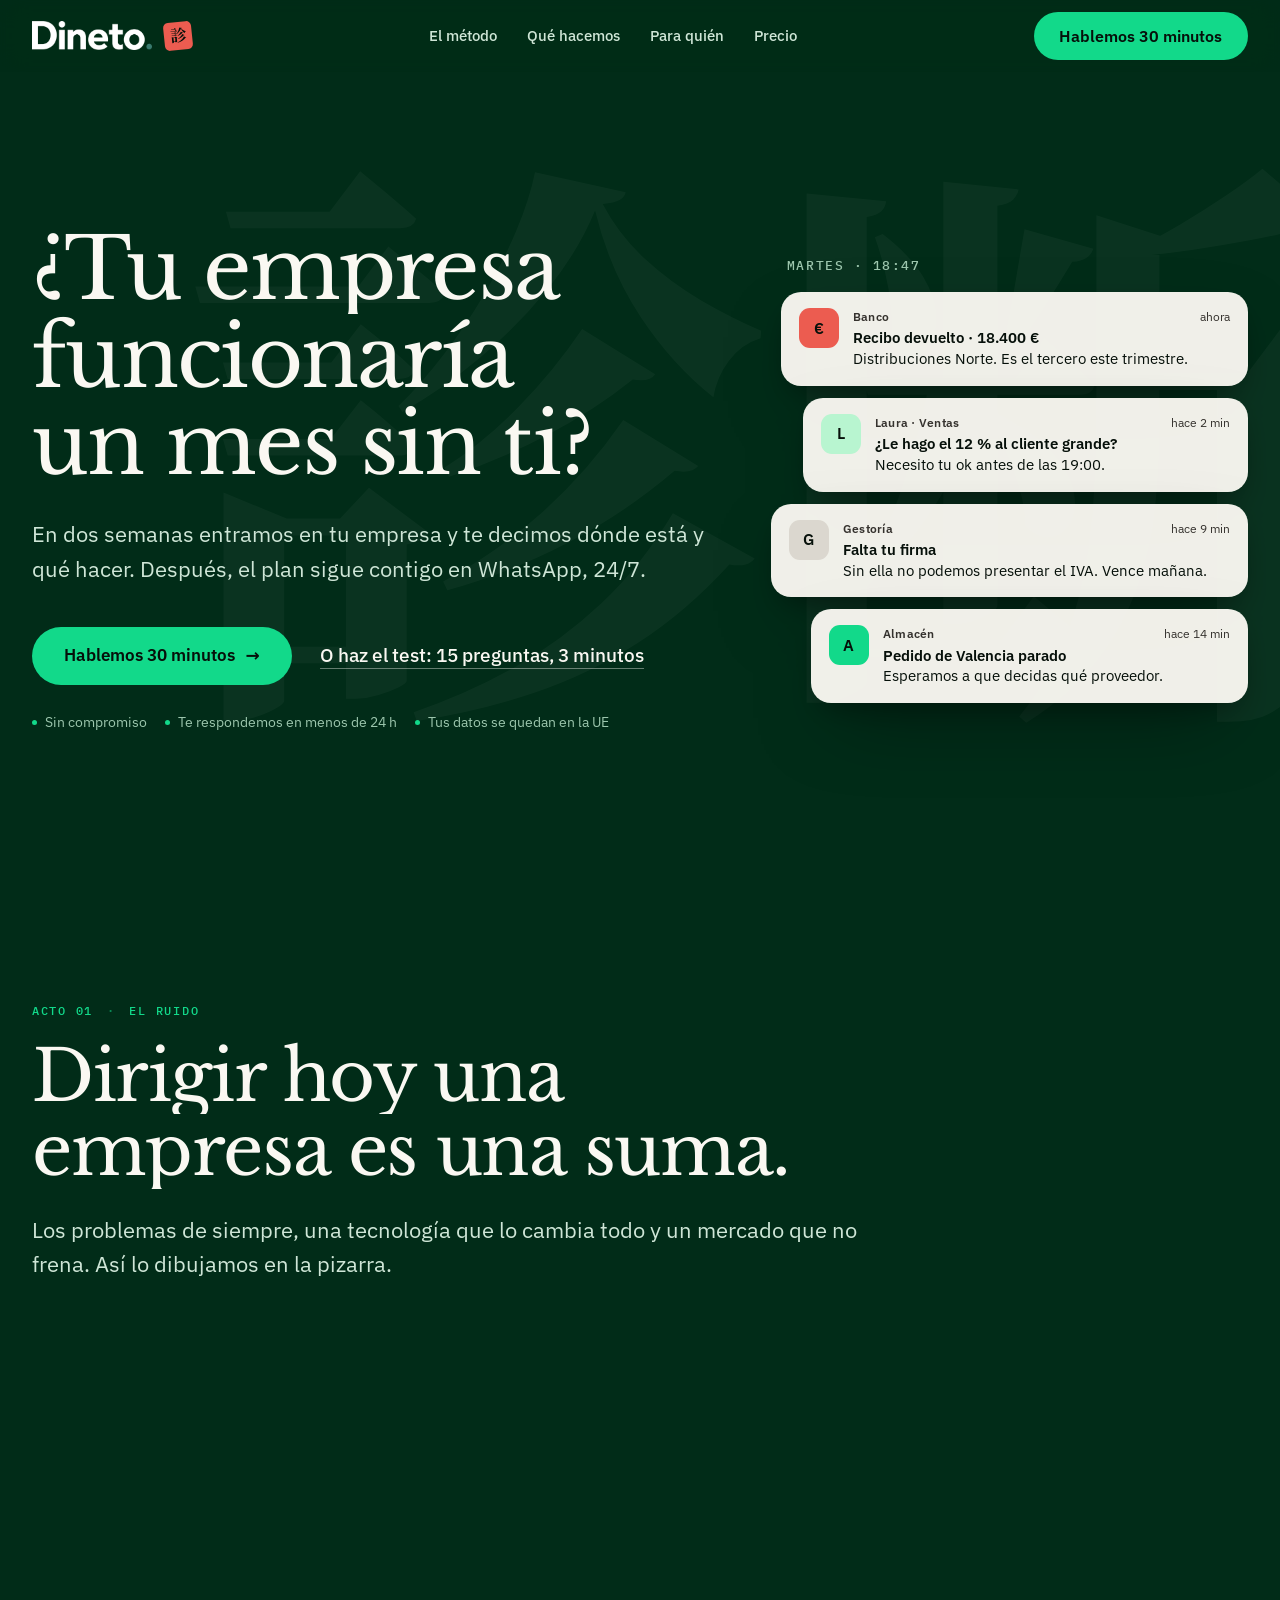
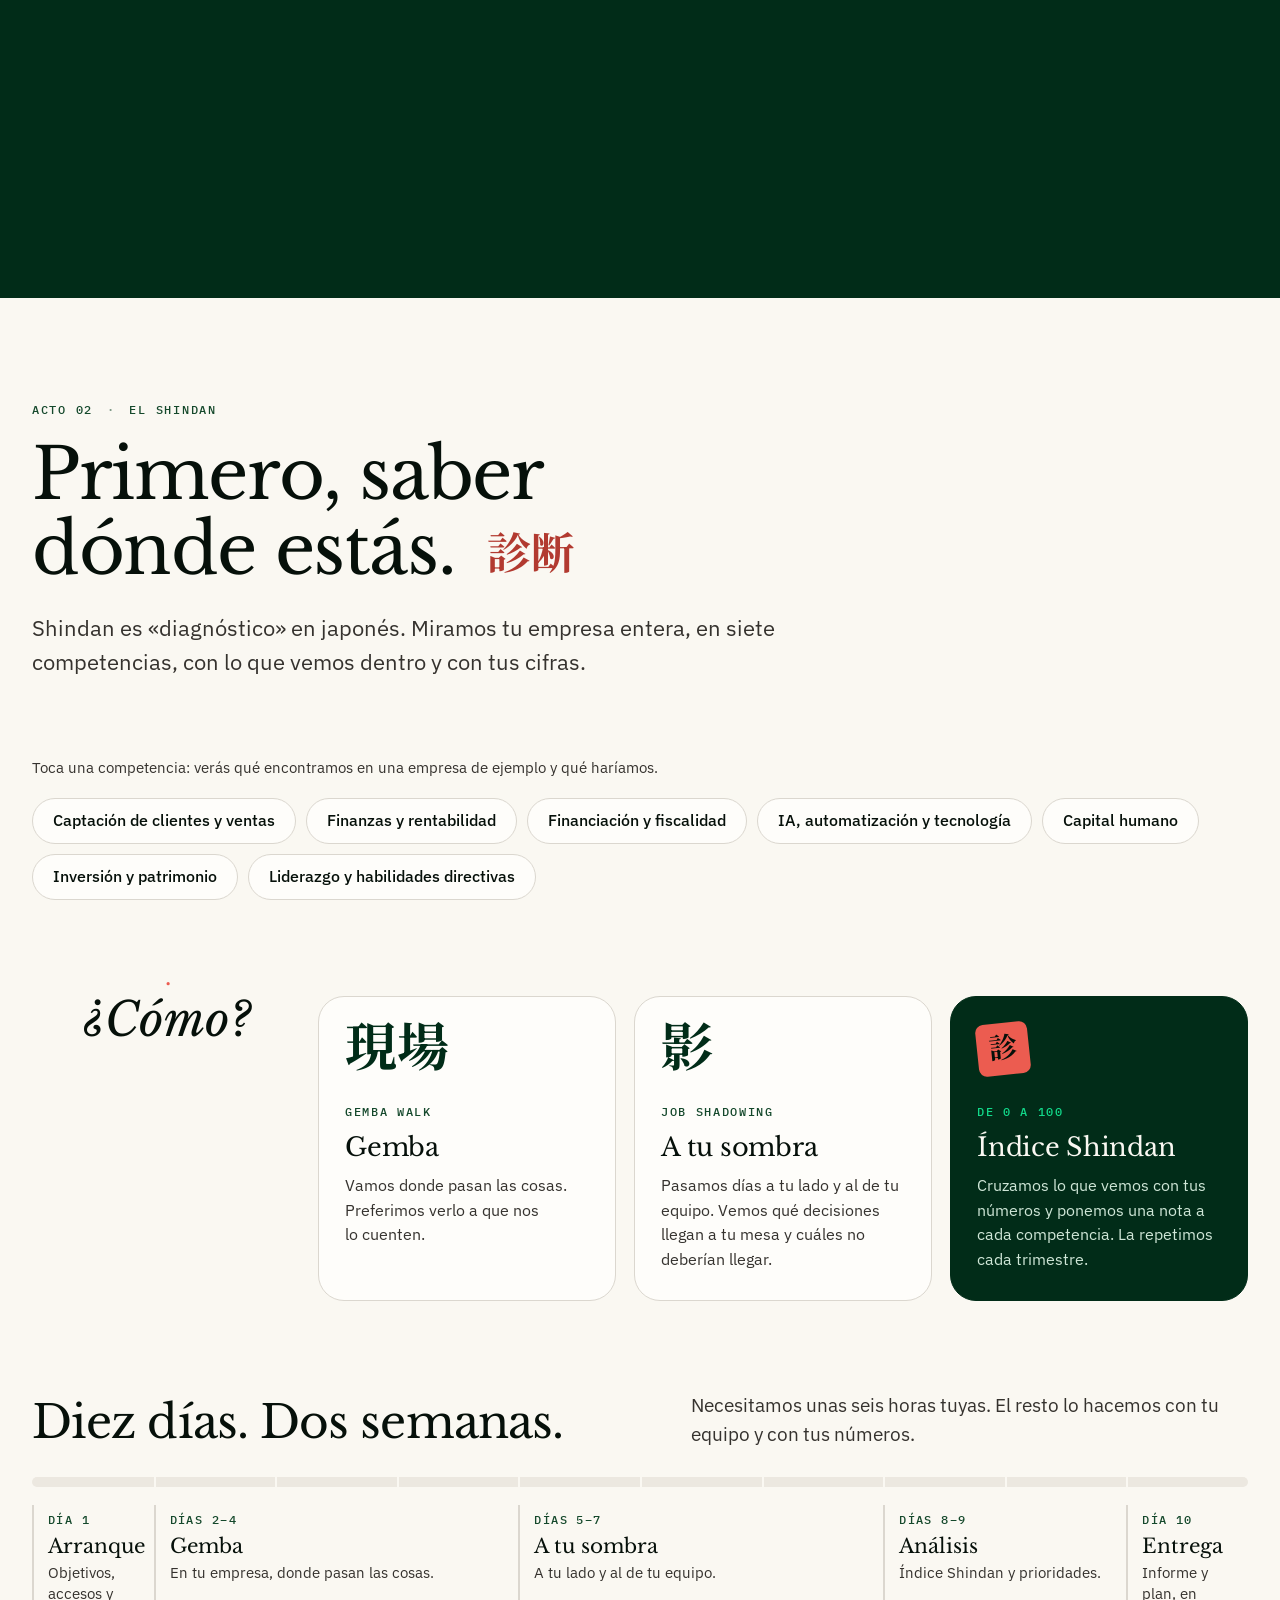
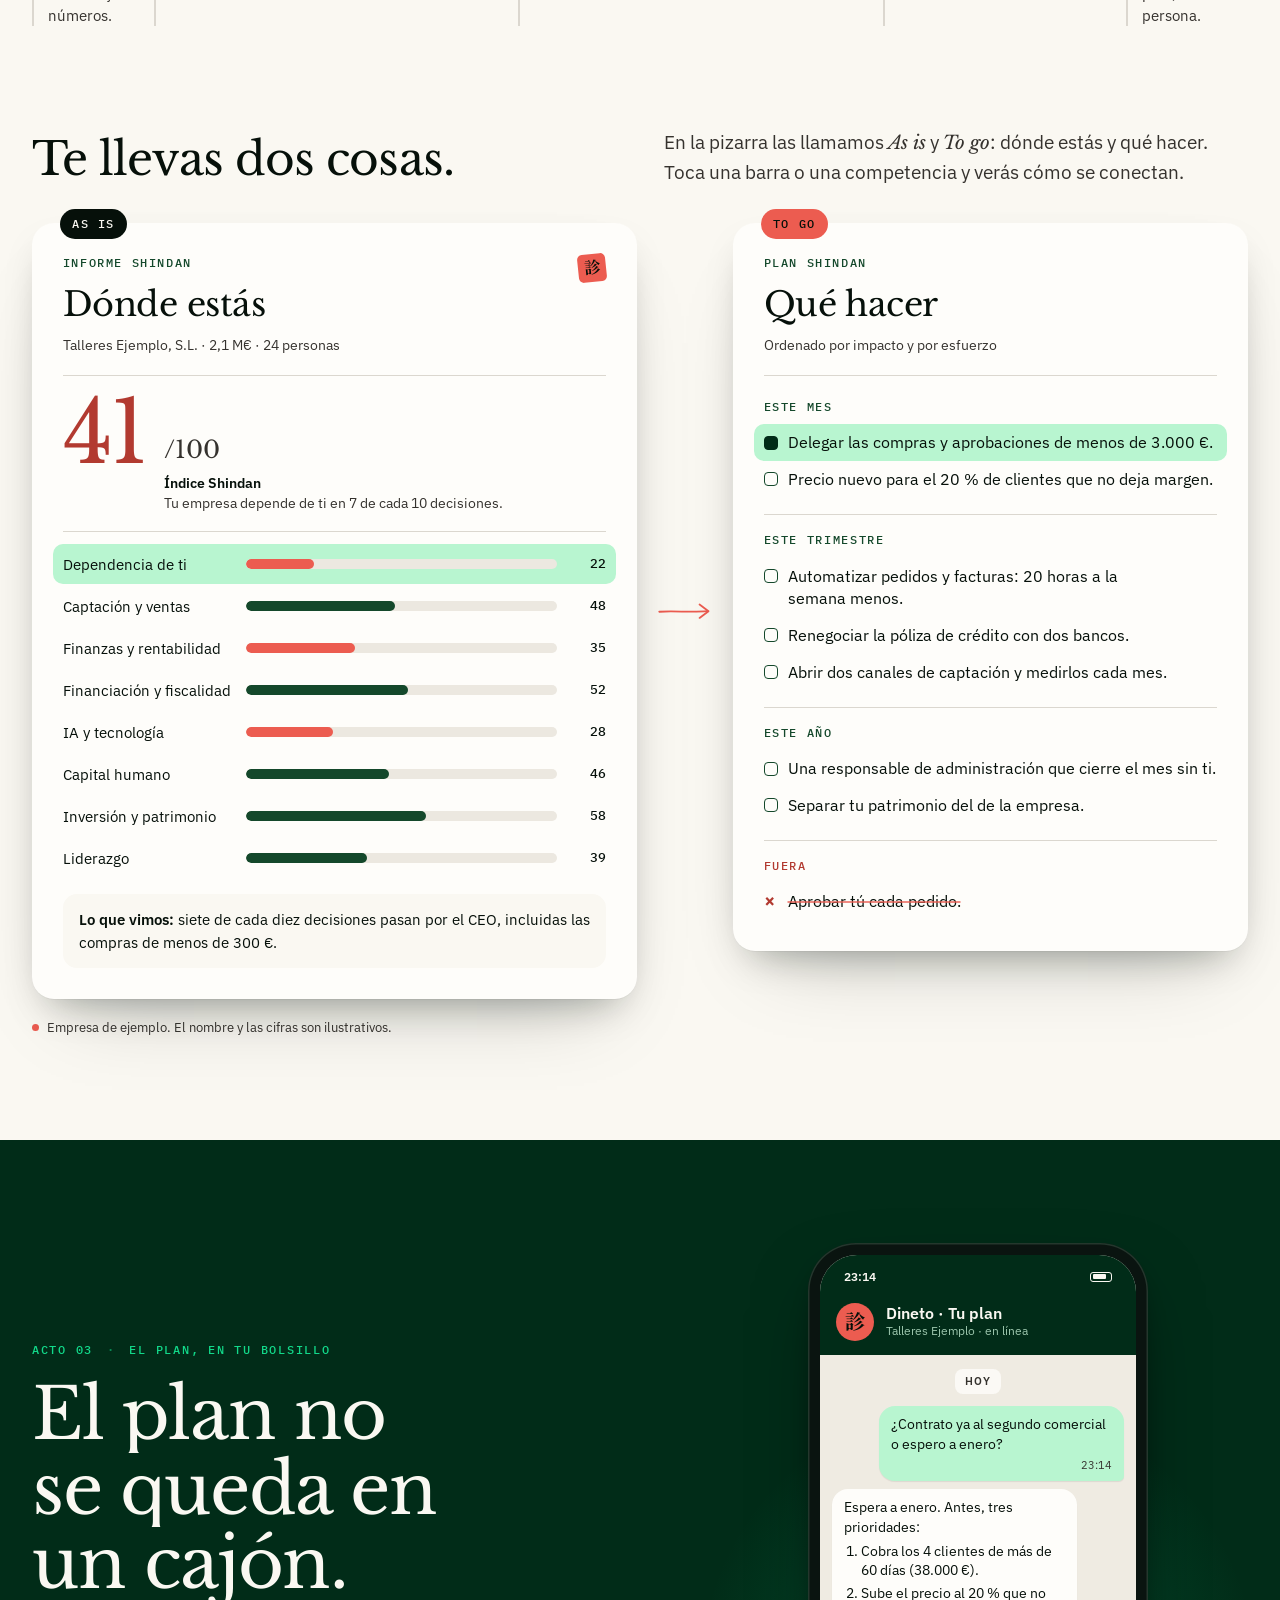
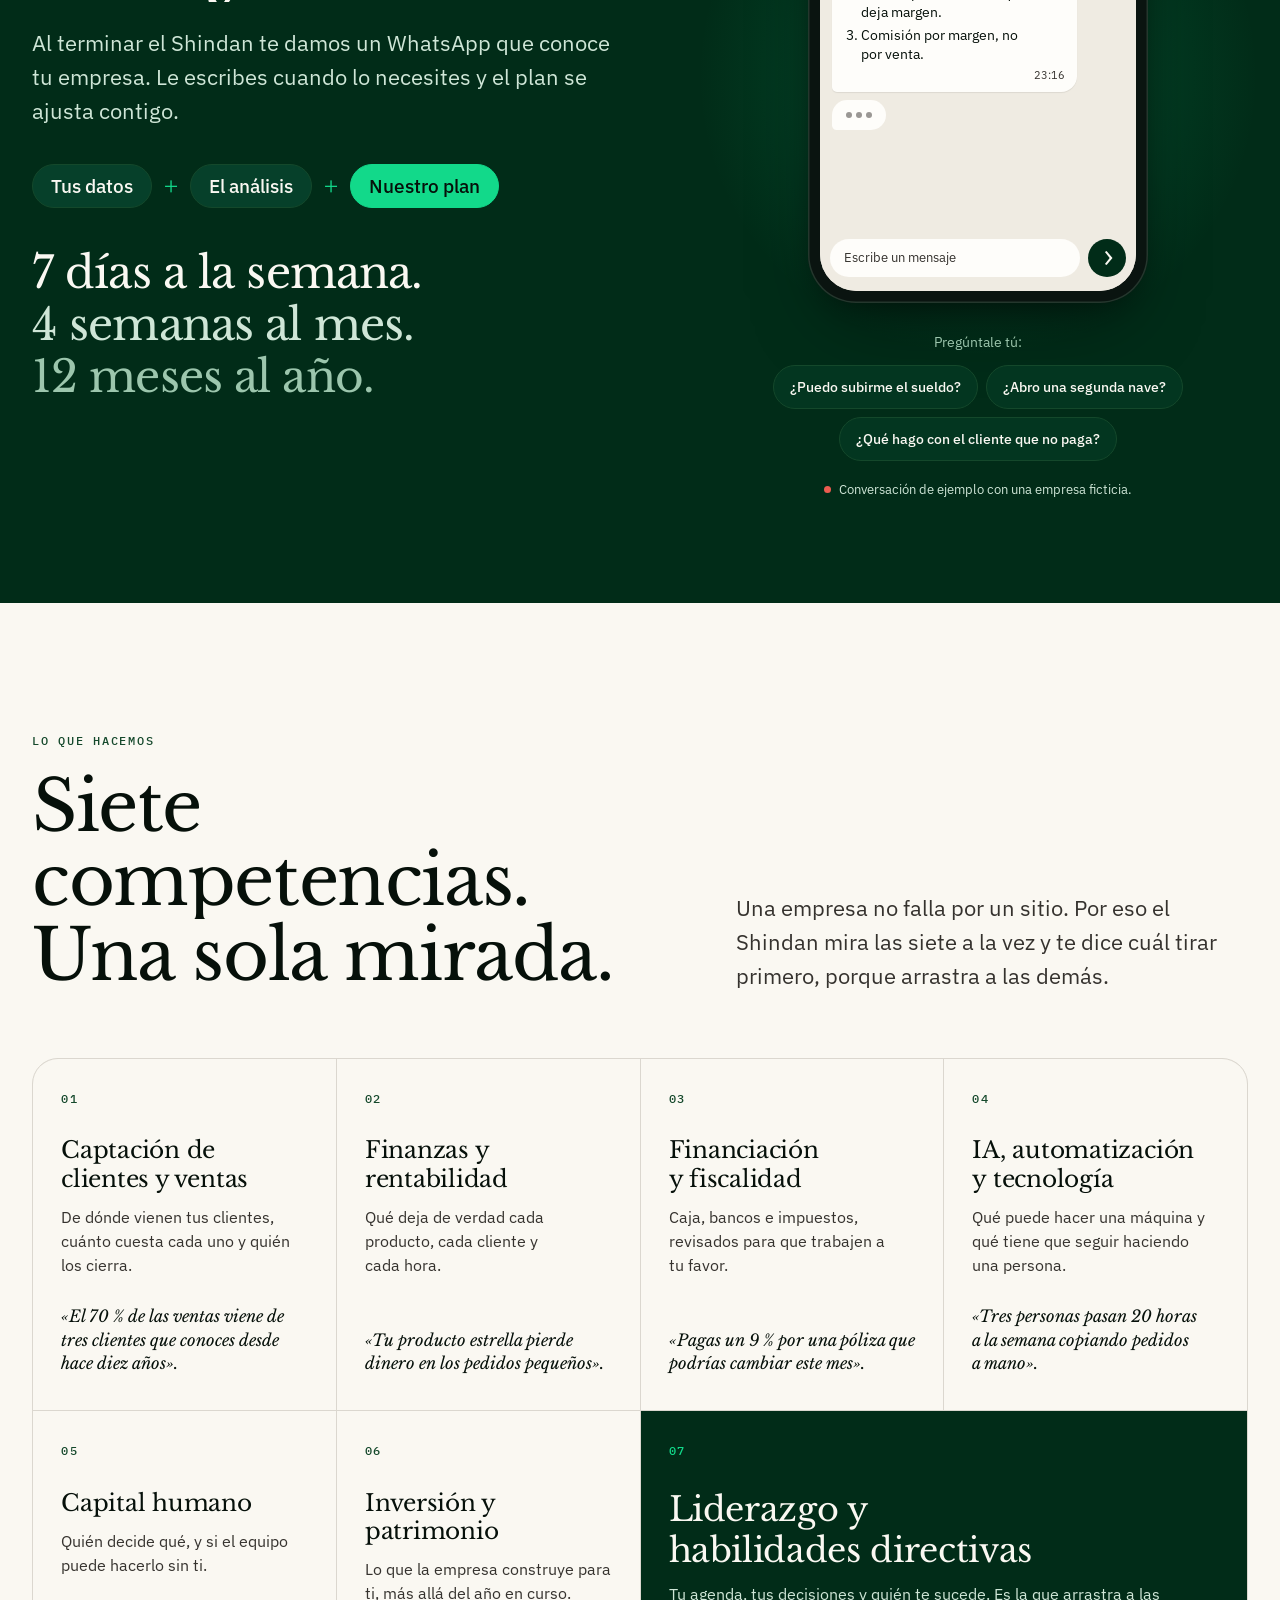
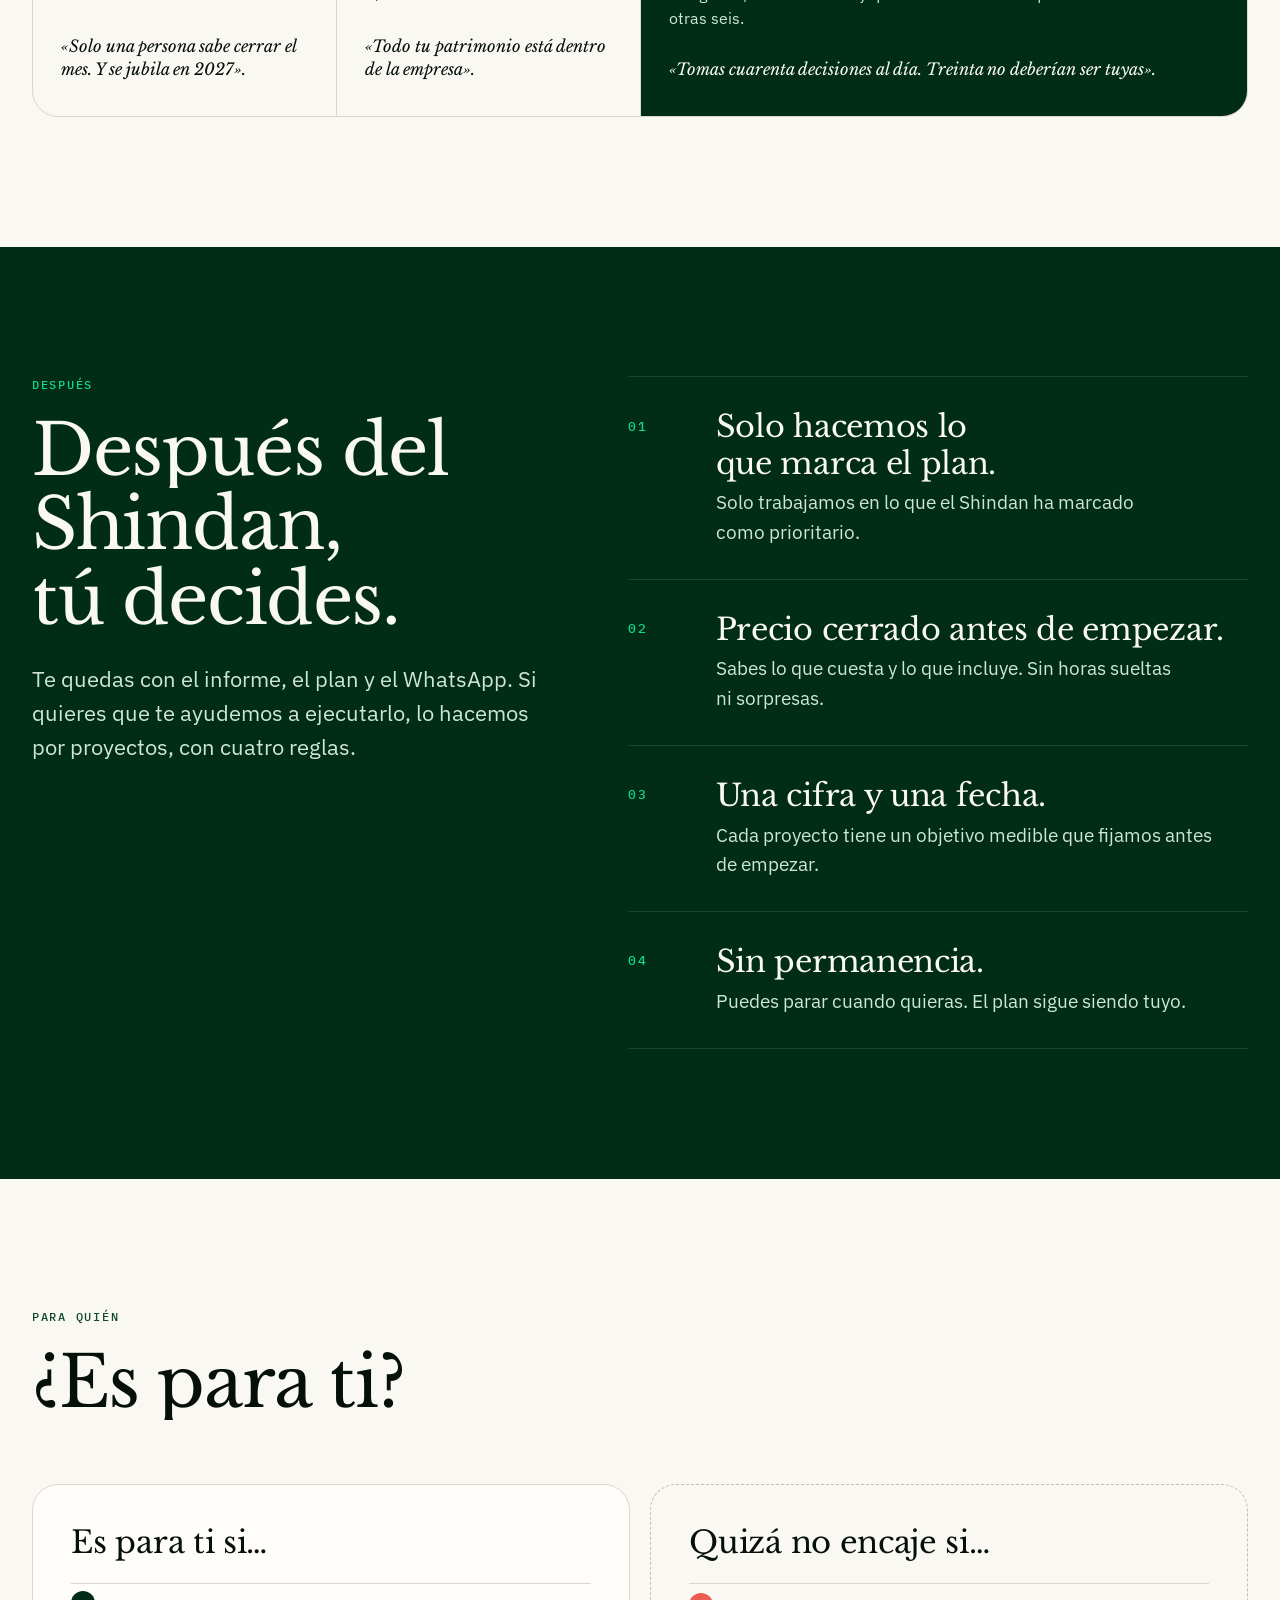
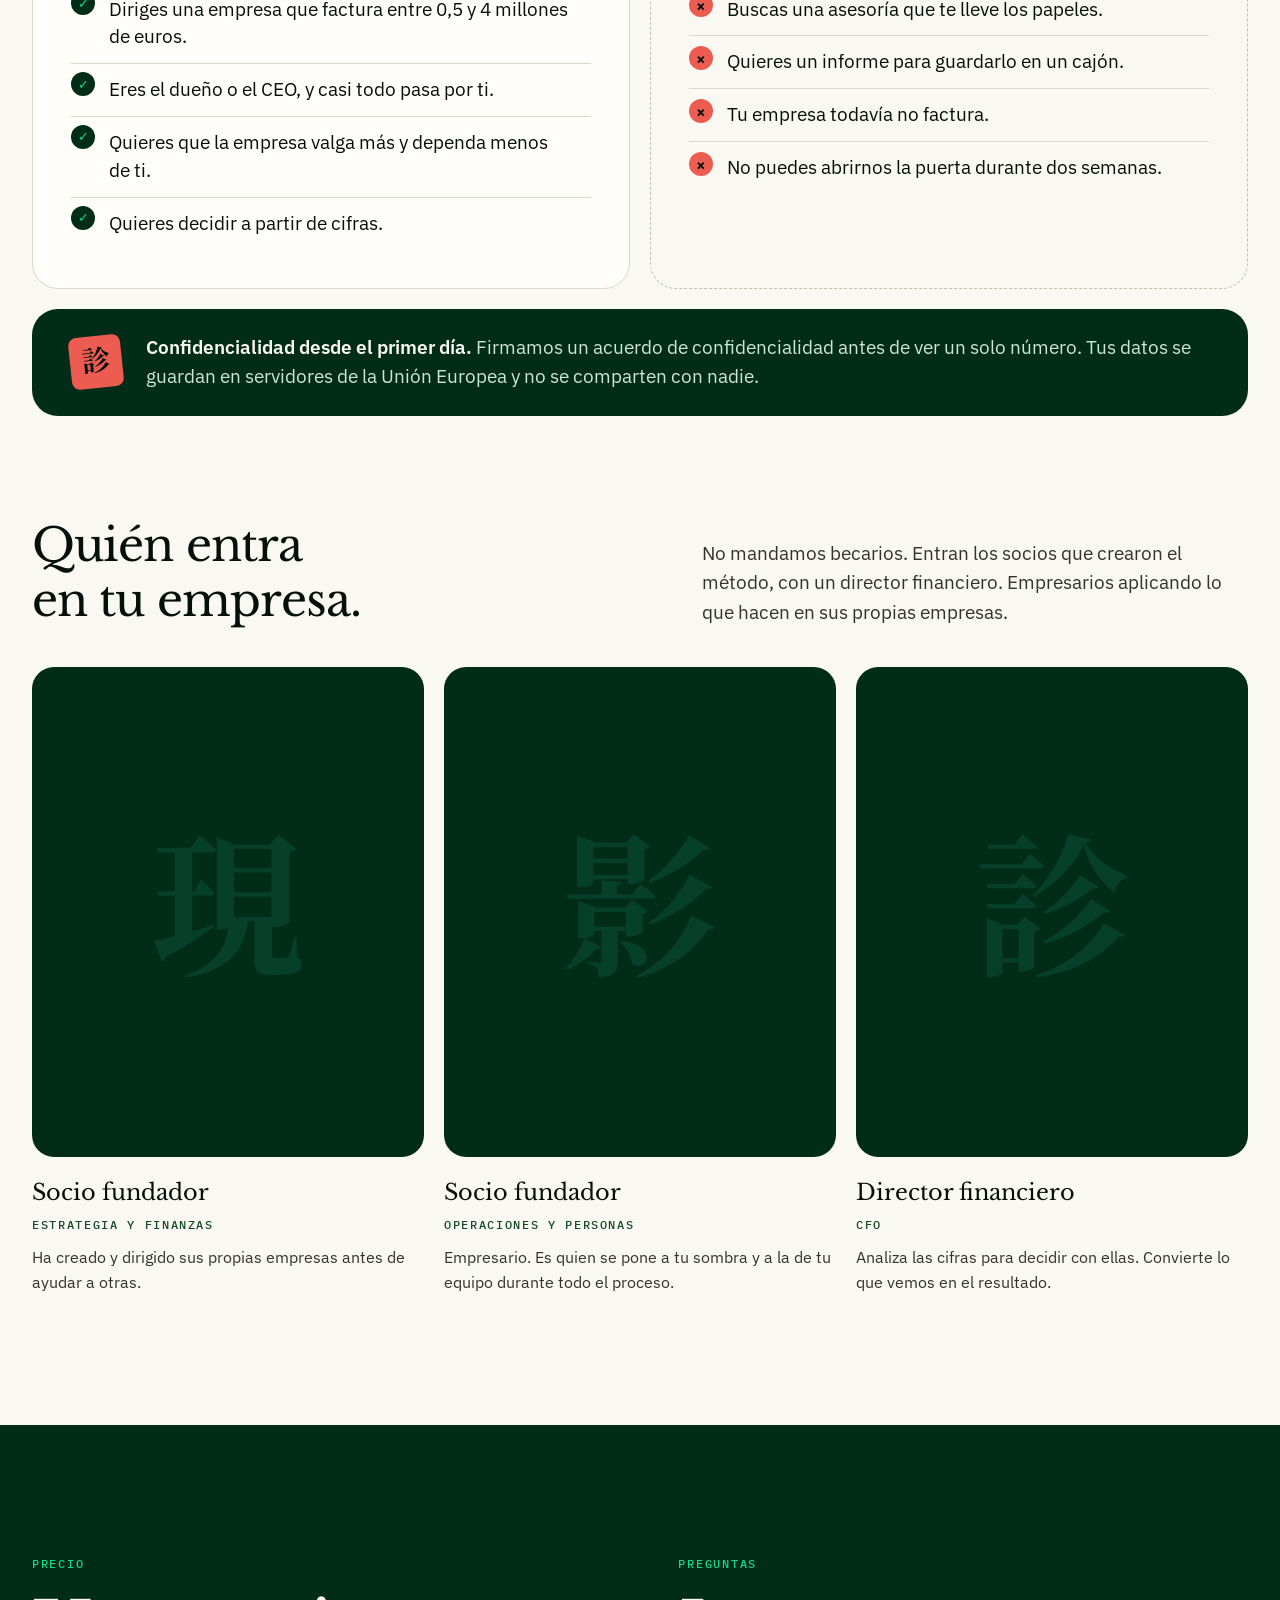
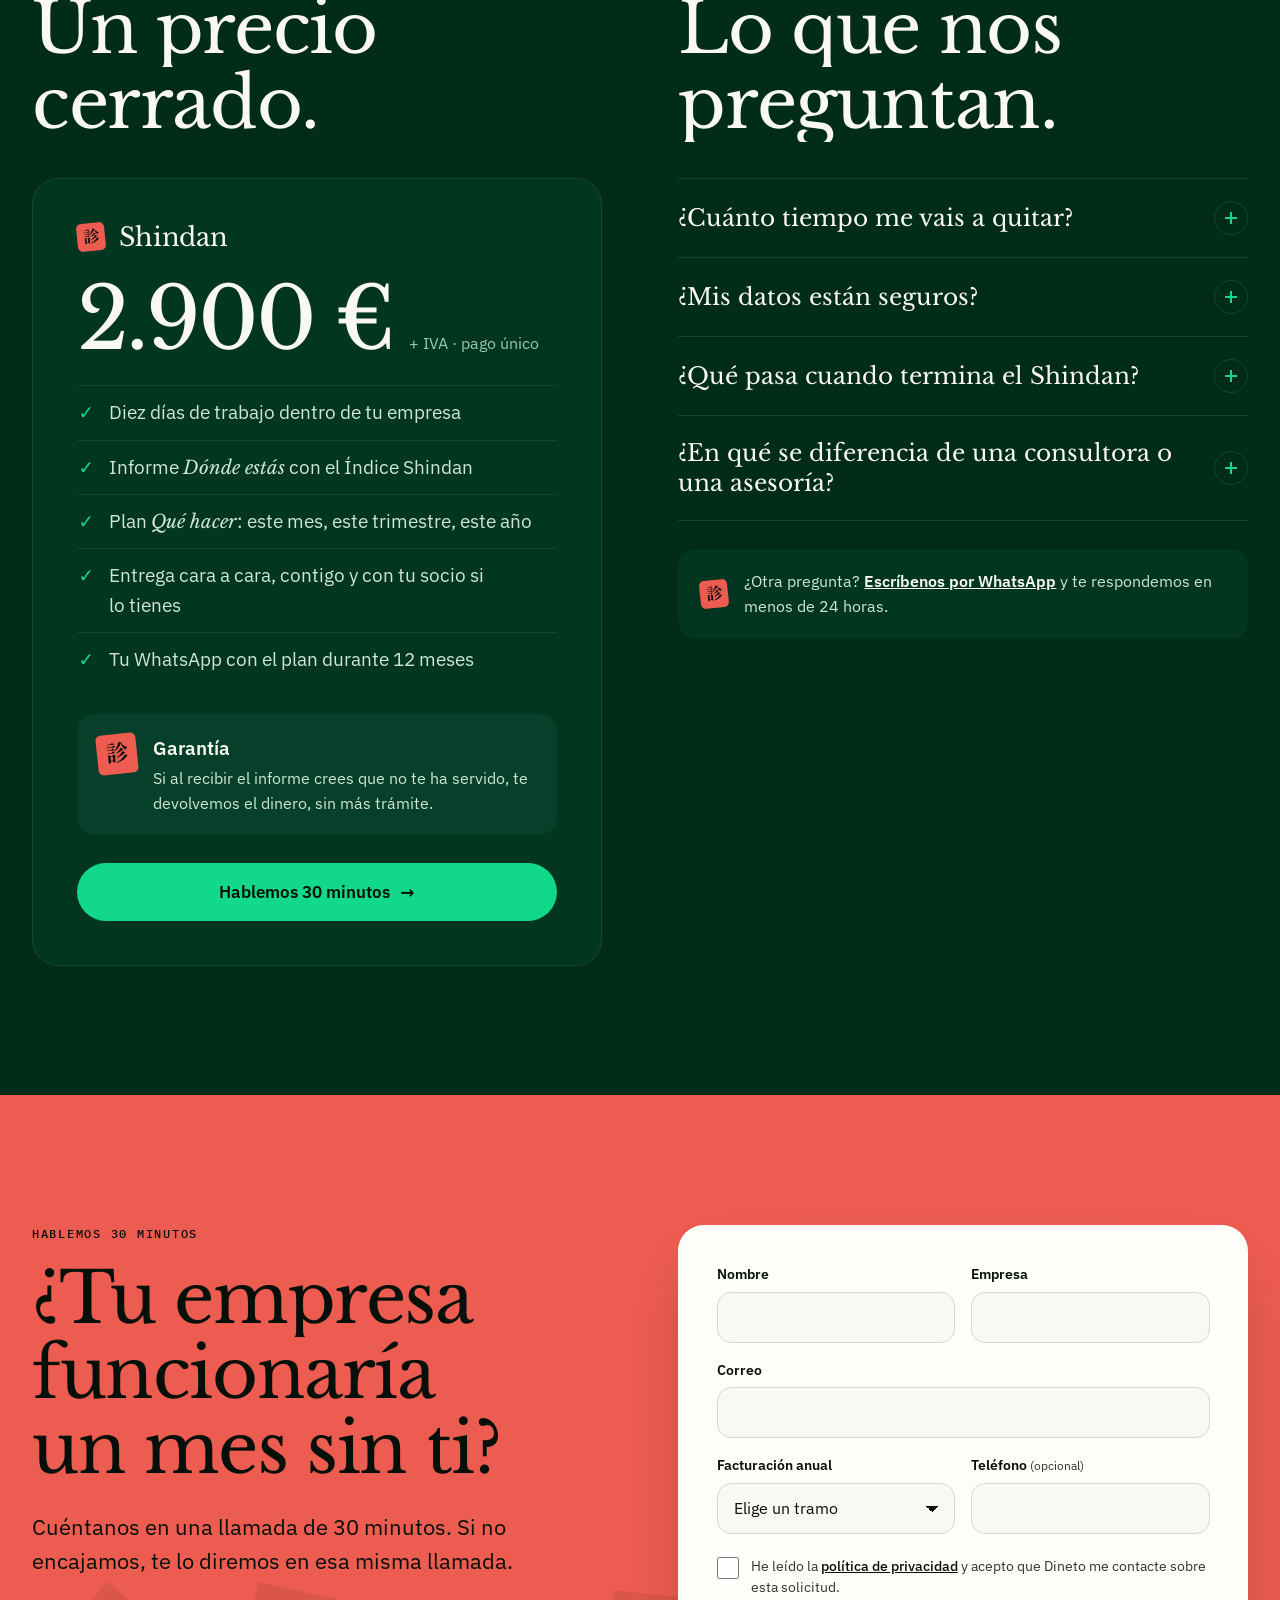
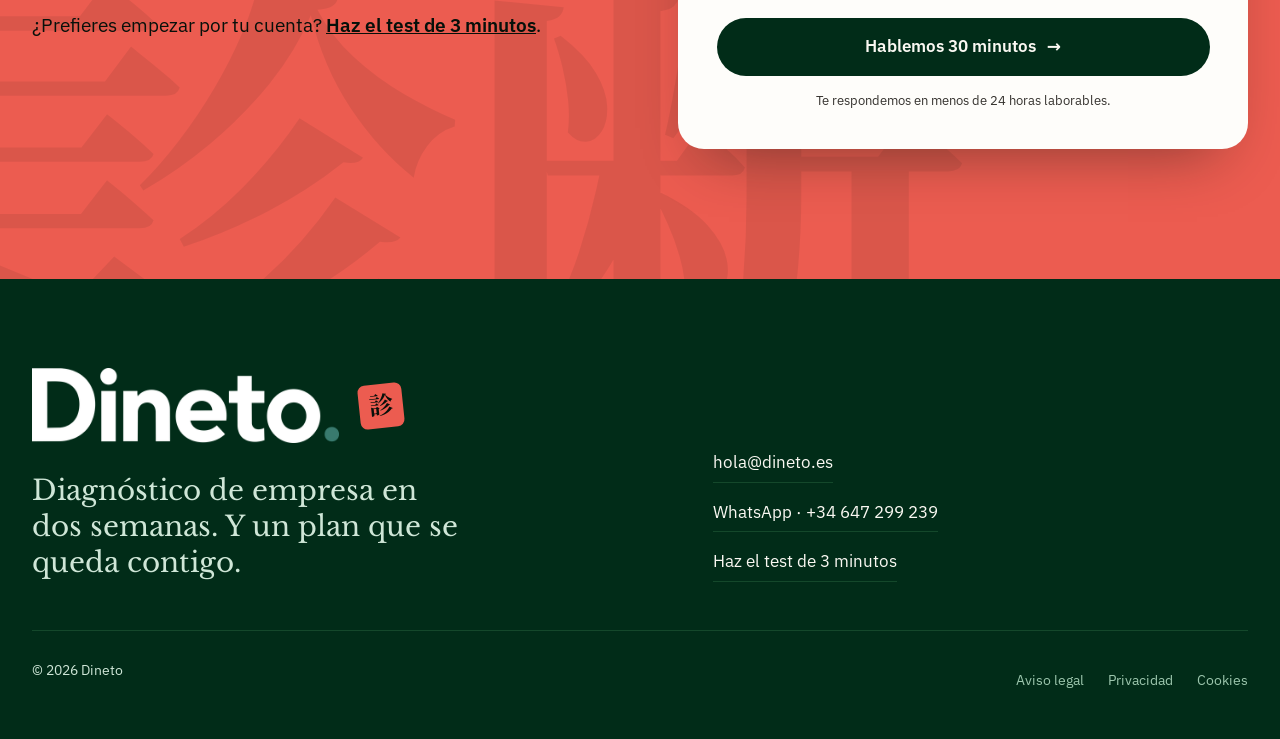
<file: index.html>
<!doctype html>
<html lang="es" data-root="">
<head>
<meta charset="utf-8">
<meta name="viewport" content="width=device-width, initial-scale=1, viewport-fit=cover">
<title>Dineto · Diagnóstico de empresa en dos semanas</title>
<meta name="description" content="¿Tu empresa funcionaría un mes sin ti? En dos semanas te decimos dónde está y qué hacer. Después, el plan sigue contigo en WhatsApp, 24/7.">
<link rel="canonical" href="https://dineto.es/">
<meta name="theme-color" content="#012C18">
<meta name="color-scheme" content="light dark">
<meta property="og:type" content="website">
<meta property="og:locale" content="es_ES">
<meta property="og:site_name" content="Dineto">
<meta property="og:url" content="https://dineto.es/">
<meta property="og:title" content="¿Tu empresa funcionaría un mes sin ti? · Dineto">
<meta property="og:description" content="Diagnóstico de empresa en dos semanas. Después, el plan sigue contigo en WhatsApp, 24/7.">
<meta property="og:image" content="https://dineto.es/assets/img/og.jpg">
<meta property="og:image:width" content="1200">
<meta property="og:image:height" content="630">
<meta property="og:image:alt" content="¿Tu empresa funcionaría un mes sin ti? Dineto, con el sello 診.">
<meta name="twitter:card" content="summary_large_image">
<link rel="icon" href="assets/img/favicon-64.png" sizes="64x64" type="image/png">
<link rel="icon" href="assets/img/favicon-32.png" sizes="32x32" type="image/png">
<link rel="apple-touch-icon" href="assets/img/apple-touch-icon.png">
<link rel="preload" href="assets/fonts/baskerville-400.woff2" as="font" type="font/woff2" crossorigin>
<link rel="preload" href="assets/fonts/plex-sans-var.woff2" as="font" type="font/woff2" crossorigin>
<link rel="preload" href="assets/fonts/noto-serif-jp-700-shindan.woff2" as="font" type="font/woff2" crossorigin>
<link rel="stylesheet" href="assets/css/dineto.css">
<script type="application/ld+json">
{
  "@context": "https://schema.org",
  "@type": "ProfessionalService",
  "name": "Dineto",
  "url": "https://dineto.es/",
  "image": "https://dineto.es/assets/img/og.jpg",
  "logo": "https://dineto.es/assets/img/apple-touch-icon.png",
  "description": "Diagnóstico de empresa (Shindan) en dos semanas para empresas que facturan entre 0,5 y 4 millones de euros, con plan de acción y seguimiento por WhatsApp.",
  "email": "hola@dineto.es",
  "telephone": "+34647299239",
  "areaServed": { "@type": "Country", "name": "España" },
  "knowsLanguage": "es",
  "makesOffer": {
    "@type": "Offer",
    "name": "Shindan · Diagnóstico de empresa en dos semanas",
    "price": "2900",
    "priceCurrency": "EUR"
  }
}
</script>
<script defer src="assets/js/core.js"></script>
<script defer src="assets/vendor/gsap.min.js"></script>
<script defer src="assets/vendor/ScrollTrigger.min.js"></script>
<script defer src="assets/vendor/DrawSVGPlugin.min.js"></script>
<script defer src="assets/vendor/SplitText.min.js"></script>
<script defer src="assets/vendor/lenis.min.js"></script>
<script defer src="assets/js/main.js"></script>
</head>
<body>
<a class="skip" href="#main">Saltar al contenido</a>

<!-- 1 · Menú -->
<header class="nav" data-nav>
  <div class="wrap nav__inner">
    <a class="brand" href="#top" aria-label="Dineto, ir al inicio">
      <span class="brand__mark"><img class="brand__logo" src="assets/img/logo-light.png" width="720" height="174" alt="" decoding="async"></span>
      <span class="seal" aria-hidden="true">診</span>
    </a>
    <nav class="nav__links" id="nav-menu" aria-label="Principal">
      <a href="#shindan">El método</a>
      <a href="#competencias">Qué hacemos</a>
      <a href="#para-quien">Para quién</a>
      <a href="#precio">Precio</a>
    </nav>
    <div class="nav__cta">
      <a class="btn" href="#hablemos" data-cta="nav"><span class="cta-long">Hablemos 30 minutos</span><span class="cta-short">Hablemos</span></a>
      <button class="nav__toggle" type="button" aria-expanded="false" aria-controls="nav-menu" data-menu-toggle><span></span><span class="sr-only">Menú</span></button>
    </div>
  </div>
</header>

<main id="main">

<!-- 2 · Portada -->
<section class="hero dark" id="top" aria-labelledby="hero-title">
  <div class="watermark" aria-hidden="true" data-wm="診断"></div>
  <div class="wrap hero__grid">
    <div class="hero__copy">
      <h1 class="hero__title" id="hero-title" data-hero="title">¿Tu empresa funcionaría un mes sin ti?</h1>
      <p class="hero__lead" data-hero="lead">En dos semanas entramos en tu empresa y te decimos dónde está y qué hacer. Después, el plan sigue contigo en WhatsApp, 24/7.</p>
      <div class="hero__actions" data-hero="actions">
        <a class="btn btn--lg" href="#hablemos" data-cta="hero">Hablemos 30 minutos <span class="arr" aria-hidden="true">→</span></a>
        <a class="link-arrow" href="test/" data-cta="hero-test">O haz el test: 15 preguntas, 3 minutos</a>
      </div>
      <p class="micro" data-hero="micro"><span>Sin compromiso</span><span>Te respondemos en menos de 24 h</span><span>Tus datos se quedan en la UE</span></p>
    </div>

    <div class="hero__phone" data-hero="phone">
      <p class="hero__time" aria-hidden="true">Martes · 18:47</p>
      <ul class="notis" aria-label="Notificaciones de un martes cualquiera en el móvil de un CEO">
        <li class="noti" style="--d:.2s">
          <span class="noti__icon" style="background:#EC5C50" aria-hidden="true">€</span>
          <span class="noti__top"><span class="noti__app">Banco</span><span>ahora</span></span>
          <p class="noti__body"><strong>Recibo devuelto · 18.400 €</strong>Distribuciones Norte. Es el tercero este trimestre.</p>
        </li>
        <li class="noti" style="--d:1.7s">
          <span class="noti__icon" style="background:#B8F5D0" aria-hidden="true">L</span>
          <span class="noti__top"><span class="noti__app">Laura · Ventas</span><span>hace 2 min</span></span>
          <p class="noti__body"><strong>¿Le hago el 12 % al cliente grande?</strong>Necesito tu ok antes de las 19:00.</p>
        </li>
        <li class="noti" style="--d:3.1s">
          <span class="noti__icon" style="background:#DBD7CF" aria-hidden="true">G</span>
          <span class="noti__top"><span class="noti__app">Gestoría</span><span>hace 9 min</span></span>
          <p class="noti__body"><strong>Falta tu firma</strong>Sin ella no podemos presentar el IVA. Vence mañana.</p>
        </li>
        <li class="noti" style="--d:4.4s">
          <span class="noti__icon" style="background:#12D98A" aria-hidden="true">A</span>
          <span class="noti__top"><span class="noti__app">Almacén</span><span>hace 14 min</span></span>
          <p class="noti__body"><strong>Pedido de Valencia parado</strong>Esperamos a que decidas qué proveedor.</p>
        </li>
      </ul>
    </div>
  </div>
</section>

<!-- 3 · Acto 01 · El ruido (pizarra 1) -->
<section class="act act--noise dark" id="ruido" aria-labelledby="ruido-title">
  <div class="wrap">
    <header class="act__head">
      <div>
        <p class="label" data-reveal>Acto 01 <span class="sep">·</span> El ruido</p>
        <h2 id="ruido-title" data-split>Dirigir hoy una empresa es una suma.</h2>
        <p class="lead" data-reveal>Los problemas de siempre, una tecnología que lo cambia todo y un mercado que no frena. Así lo dibujamos en la pizarra.</p>
      </div>
    </header>

    <div class="eq-stage" data-noise>
      <div class="eq">
        <article class="eq__card card-problems" aria-labelledby="eq-problems">
          <h3 id="eq-problems">Problemas</h3>
          <div class="ceo-field" data-repel>
            <span class="ceo">CEO</span>
            <span class="tag" style="--x:30%;--y:9%"><span class="tag__in" style="--r:-7deg">Cobros a 90 días</span></span>
            <span class="tag" style="--x:72%;--y:25%"><span class="tag__in" style="--r:5deg">Todo pasa por ti</span></span>
            <span class="tag" style="--x:17%;--y:50%"><span class="tag__in" style="--r:-4deg">Sin margen</span></span>
            <span class="tag" style="--x:83%;--y:53%"><span class="tag__in" style="--r:6deg">Sin tiempo</span></span>
            <span class="tag" style="--x:36%;--y:76%"><span class="tag__in" style="--r:4deg">Un cliente lo es todo</span></span>
            <span class="tag" style="--x:64%;--y:93%"><span class="tag__in" style="--r:-5deg">El equipo espera tu sí</span></span>
          </div>
          <p class="eq__cap">Pasa el cursor por encima.</p>
        </article>

        <span class="eq__op" aria-hidden="true"><svg viewBox="0 0 60 60"><path class="marker" d="M31 6C30 20 30.6 38 29.2 54"/><path class="marker" d="M6 30.5C20 29 40 31.6 54 29"/></svg></span>
        <span class="sr-only">más</span>

        <article class="eq__card card-ai" aria-labelledby="eq-ai">
          <h3 id="eq-ai">Inteligencia artificial</h3>
          <div class="ai-orb">
            <span class="halo halo--2" aria-hidden="true"></span>
            <span class="halo" aria-hidden="true"></span>
            <svg viewBox="0 0 200 200" aria-hidden="true"><path class="marker" d="M112 14C60 8 14 48 16 104C18 158 66 192 112 186C160 180 190 140 186 94C182 46 146 16 100 18C86 19 76 22 70 26"/></svg>
            <span class="ai-orb__txt">IA</span>
          </div>
          <p class="eq__cap">Lo cambia todo. También tu sector.</p>
        </article>

        <span class="eq__op" aria-hidden="true"><svg viewBox="0 0 60 60"><path class="marker" d="M29 5.5C30.5 20 29.4 39 30.6 54.5"/><path class="marker" d="M5.5 29C21 31 39 28.4 54.5 30.4"/></svg></span>
        <span class="sr-only">más</span>

        <article class="eq__card card-speed" aria-labelledby="eq-speed">
          <h3 id="eq-speed">Velocidad</h3>
          <div class="speed" data-speed aria-hidden="true">
            <i class="speed__line" style="top:12%;--w:46%;--o:8%"></i>
            <i class="speed__line" style="top:24%;--w:30%;--o:52%"></i>
            <i class="speed__line" style="top:35%;--w:58%;--o:30%"></i>
            <i class="speed__line" style="top:66%;--w:40%;--o:44%"></i>
            <i class="speed__line" style="top:77%;--w:62%;--o:2%"></i>
            <i class="speed__line" style="top:88%;--w:34%;--o:60%"></i>
            <p class="speed__txt">Todo va cada vez más rápido</p>
          </div>
          <p class="sr-only">Todo va cada vez más rápido.</p>
          <p class="eq__cap">Haz scroll más rápido y verás.</p>
        </article>
      </div>

      <div class="eq__result">
        <span class="eq__equals" aria-hidden="true"><svg viewBox="0 0 130 70"><path class="marker" d="M6 18C40 14.5 90 20 124 13.5"/><path class="marker" d="M10 55C46 50.5 92 56.5 122 50"/></svg></span>
        <span class="sr-only">igual a</span>
        <ul class="questions">
          <li class="q q1">¿Cómo perdura mi legado?</li>
          <li class="q q2">¿Cómo sigo con lo que tantos años me costó conseguir?</li>
          <li class="q q3">¿Cómo me adapto y evoluciono?</li>
        </ul>
      </div>
    </div>
  </div>
</section>

<!-- 4 · Acto 02 · El Shindan (pizarra 2) -->
<section class="act act--shindan paper" id="shindan" aria-labelledby="shindan-title">
  <div class="wrap">
    <header class="act__head">
      <div>
        <p class="label" data-reveal>Acto 02 <span class="sep">·</span> El Shindan</p>
        <h2 id="shindan-title" data-split>Primero, saber dónde estás. <span class="jp" lang="ja" aria-hidden="true">診断</span></h2>
        <p class="lead" data-reveal>Shindan es «diagnóstico» en japonés. Miramos tu empresa entera, en siete competencias, con lo que vemos dentro y con tus cifras.</p>
      </div>
    </header>

    <div class="comp" data-model>
      <div class="comp__top">
        <h3 class="sr-only">Las siete competencias</h3>
        <p data-reveal>Toca una competencia: verás qué encontramos en una empresa de ejemplo y qué haríamos.</p>
      </div>
      <ul class="pills" data-pills>
        <li><button class="pill" type="button" data-area="captacion" aria-pressed="false">Captación de clientes y ventas</button></li>
        <li><button class="pill" type="button" data-area="finanzas" aria-pressed="false">Finanzas y rentabilidad</button></li>
        <li><button class="pill" type="button" data-area="financiacion" aria-pressed="false">Financiación y fiscalidad</button></li>
        <li><button class="pill" type="button" data-area="ia" aria-pressed="false">IA, automatización y tecnología</button></li>
        <li><button class="pill" type="button" data-area="personas" aria-pressed="false">Capital humano</button></li>
        <li><button class="pill" type="button" data-area="patrimonio" aria-pressed="false">Inversión y patrimonio</button></li>
        <li><button class="pill" type="button" data-area="liderazgo" aria-pressed="false">Liderazgo y habilidades directivas</button></li>
      </ul>
      <svg class="brace" viewBox="0 0 1000 80" preserveAspectRatio="none" aria-hidden="true"><path class="marker" vector-effect="non-scaling-stroke" d="M3 4C4 28 22 36 60 36L104 36C118 36 124 44 126 76C128 44 134 36 150 36L932 36C978 36 996 28 997 4"/></svg>

      <div class="how">
        <div class="how__q">
          <p>¿Cómo?</p>
        </div>
        <article class="method" data-reveal>
          <span class="method__kanji" lang="ja" aria-hidden="true">現場</span>
          <p class="method__en">Gemba walk</p>
          <h3>Gemba</h3>
          <p>Vamos donde pasan las cosas. Preferimos verlo a que nos lo cuenten.</p>
        </article>
        <article class="method" data-reveal>
          <span class="method__kanji" lang="ja" aria-hidden="true">影</span>
          <p class="method__en">Job shadowing</p>
          <h3>A tu sombra</h3>
          <p>Pasamos días a tu lado y al de tu equipo. Vemos qué decisiones llegan a tu mesa y cuáles no deberían llegar.</p>
        </article>
        <article class="method method--dark" data-reveal>
          <span class="seal" aria-hidden="true">診</span>
          <p class="method__en">De 0 a 100</p>
          <h3>Índice Shindan</h3>
          <p>Cruzamos lo que vemos con tus números y ponemos una nota a cada competencia. La repetimos cada trimestre.</p>
        </article>
      </div>

      <div class="days" data-days>
        <div class="days__head">
          <h3 data-reveal>Diez días. Dos semanas.</h3>
          <p data-reveal>Necesitamos unas seis horas tuyas. El resto lo hacemos con tu equipo y con tus números.</p>
        </div>
        <div class="days__rule" aria-hidden="true"><span class="days__fill"></span><span class="days__ticks"><i></i><i></i><i></i><i></i><i></i><i></i><i></i><i></i><i></i><i></i></span></div>
        <ol class="days__list">
          <li style="--span:1" data-from="1"><span class="days__n">Día 1</span><strong>Arranque</strong><span>Objetivos, accesos y números.</span></li>
          <li style="--span:3" data-from="2"><span class="days__n">Días 2–4</span><strong>Gemba</strong><span>En tu empresa, donde pasan las cosas.</span></li>
          <li style="--span:3" data-from="5"><span class="days__n">Días 5–7</span><strong>A tu sombra</strong><span>A tu lado y al de tu equipo.</span></li>
          <li style="--span:2" data-from="8"><span class="days__n">Días 8–9</span><strong>Análisis</strong><span>Índice Shindan y prioridades.</span></li>
          <li style="--span:1" data-from="10"><span class="days__n">Día 10</span><strong>Entrega</strong><span>Informe y plan, en persona.</span></li>
        </ol>
      </div>

      <div class="deliver">
        <div class="deliver__head">
          <h3 data-reveal>Te llevas dos cosas.</h3>
          <p data-reveal>En la pizarra las llamamos <em>As is</em> y <em>To go</em>: dónde estás y qué hacer. Toca una barra o una competencia y verás cómo se conectan.</p>
        </div>
        <div class="deliver__grid">
          <article class="doc doc--report" aria-labelledby="doc-report" data-reveal>
            <span class="doc__tag">As is</span>
            <div class="doc__head">
              <div>
                <p class="doc__kicker">Informe Shindan</p>
                <h4 id="doc-report">Dónde estás</h4>
                <p class="doc__co">Talleres Ejemplo, S.L. · 2,1 M€ · 24 personas</p>
              </div>
              <span class="seal" aria-hidden="true">診</span>
            </div>
            <div class="score">
              <span class="score__n" data-count="41">41</span>
              <span class="score__of">/100</span>
              <p class="score__meta"><strong>Índice Shindan</strong>Tu empresa depende de ti en 7 de cada 10 decisiones.</p>
            </div>
            <ul class="bars" data-bars>
              <li><button class="bar" type="button" data-area="dependencia" data-low style="--v:22" aria-pressed="false"><span class="bar__name">Dependencia de ti</span><span class="bar__track" aria-hidden="true"><span class="bar__fill"></span></span><span class="bar__val">22</span></button></li>
              <li><button class="bar" type="button" data-area="captacion" style="--v:48" aria-pressed="false"><span class="bar__name">Captación y ventas</span><span class="bar__track" aria-hidden="true"><span class="bar__fill"></span></span><span class="bar__val">48</span></button></li>
              <li><button class="bar" type="button" data-area="finanzas" data-low style="--v:35" aria-pressed="false"><span class="bar__name">Finanzas y rentabilidad</span><span class="bar__track" aria-hidden="true"><span class="bar__fill"></span></span><span class="bar__val">35</span></button></li>
              <li><button class="bar" type="button" data-area="financiacion" style="--v:52" aria-pressed="false"><span class="bar__name">Financiación y fiscalidad</span><span class="bar__track" aria-hidden="true"><span class="bar__fill"></span></span><span class="bar__val">52</span></button></li>
              <li><button class="bar" type="button" data-area="ia" data-low style="--v:28" aria-pressed="false"><span class="bar__name">IA y tecnología</span><span class="bar__track" aria-hidden="true"><span class="bar__fill"></span></span><span class="bar__val">28</span></button></li>
              <li><button class="bar" type="button" data-area="personas" style="--v:46" aria-pressed="false"><span class="bar__name">Capital humano</span><span class="bar__track" aria-hidden="true"><span class="bar__fill"></span></span><span class="bar__val">46</span></button></li>
              <li><button class="bar" type="button" data-area="patrimonio" style="--v:58" aria-pressed="false"><span class="bar__name">Inversión y patrimonio</span><span class="bar__track" aria-hidden="true"><span class="bar__fill"></span></span><span class="bar__val">58</span></button></li>
              <li><button class="bar" type="button" data-area="liderazgo" style="--v:39" aria-pressed="false"><span class="bar__name">Liderazgo</span><span class="bar__track" aria-hidden="true"><span class="bar__fill"></span></span><span class="bar__val">39</span></button></li>
            </ul>
            <p class="finding" aria-live="polite"><strong>Lo que vimos:</strong> <span data-finding>siete de cada diez decisiones pasan por el CEO, incluidas las compras de menos de 300 €.</span></p>
          </article>

          <span class="deliver__arrow" aria-hidden="true"><svg viewBox="0 0 100 40"><path class="marker" d="M4 21C30 19 60 22.5 90 20"/><path class="marker" d="M76 8L92 20L76 32"/></svg></span>

          <article class="doc doc--plan" aria-labelledby="doc-plan" data-reveal>
            <span class="doc__tag doc__tag--coral">To go</span>
            <div class="doc__head">
              <div>
                <p class="doc__kicker">Plan Shindan</p>
                <h4 id="doc-plan">Qué hacer</h4>
                <p class="doc__co">Ordenado por impacto y por esfuerzo</p>
              </div>
            </div>
            <div class="plan" data-plan>
              <section class="plan__block" aria-label="Este mes">
                <h5>Este mes</h5>
                <ul>
                  <li data-area="dependencia">Delegar las compras y aprobaciones de menos de 3.000 €.</li>
                  <li data-area="finanzas">Precio nuevo para el 20 % de clientes que no deja margen.</li>
                </ul>
              </section>
              <section class="plan__block" aria-label="Este trimestre">
                <h5>Este trimestre</h5>
                <ul>
                  <li data-area="ia">Automatizar pedidos y facturas: 20 horas a la semana menos.</li>
                  <li data-area="financiacion">Renegociar la póliza de crédito con dos bancos.</li>
                  <li data-area="captacion">Abrir dos canales de captación y medirlos cada mes.</li>
                </ul>
              </section>
              <section class="plan__block" aria-label="Este año">
                <h5>Este año</h5>
                <ul>
                  <li data-area="personas">Una responsable de administración que cierre el mes sin ti.</li>
                  <li data-area="patrimonio">Separar tu patrimonio del de la empresa.</li>
                </ul>
              </section>
              <section class="plan__block plan__block--out" aria-label="Fuera: lo que dejas de hacer">
                <h5>Fuera</h5>
                <ul>
                  <li data-area="liderazgo">Aprobar tú cada pedido.</li>
                </ul>
              </section>
            </div>
          </article>
        </div>
        <p class="sample-note">Empresa de ejemplo. El nombre y las cifras son ilustrativos.</p>
      </div>
    </div>
  </div>
</section>

<!-- 5 · Acto 03 · WhatsApp (pizarra 3) -->
<section class="act act--pocket dark" id="whatsapp" aria-labelledby="pocket-title">
  <div class="wrap pocket">
    <div class="pocket__copy">
      <p class="label" data-reveal>Acto 03 <span class="sep">·</span> El plan, en tu bolsillo</p>
      <h2 id="pocket-title" data-split>El plan no se queda en un cajón.</h2>
      <p class="lead" data-reveal>Al terminar el Shindan te damos un WhatsApp que conoce tu empresa. Le escribes cuando lo necesites y el plan se ajusta contigo.</p>
      <p class="sum" data-reveal><span class="chip">Tus datos</span><span class="plus" aria-hidden="true">+</span><span class="chip">El análisis</span><span class="plus" aria-hidden="true">+</span><span class="chip chip--plan">Nuestro plan</span></p>
      <p class="fade-lines" data-fade><span>7 días a la semana.</span><span>4 semanas al mes.</span><span>12 meses al año.</span></p>
    </div>

    <div class="pocket__phone">
      <span class="pocket__halo" aria-hidden="true"></span>
      <div class="phone-tilt" data-tilt>
        <div class="phone" role="region" aria-label="Conversación de ejemplo entre un CEO y Dineto por WhatsApp">
          <div class="phone__screen">
            <div class="phone__status" aria-hidden="true"><span>23:14</span><i></i></div>
            <div class="phone__head">
              <span class="seal" aria-hidden="true">診</span>
              <div><strong>Dineto · Tu plan</strong><span>Talleres Ejemplo · en línea</span></div>
            </div>
            <ol class="chat" data-chat aria-live="polite" tabindex="0" aria-label="Mensajes">
              <li class="chat__day">Hoy</li>
              <li class="msg msg--me" data-seq>¿Contrato ya al segundo comercial o espero a enero?<time>23:14</time></li>
              <li class="msg" data-seq data-typing="1200">Espera a enero. Antes, tres prioridades:
                <ol><li>Cobra los 4 clientes de más de 60 días (38.000 €).</li><li>Sube el precio al 20 % que no deja margen.</li><li>Comisión por margen, no por venta.</li></ol>
                <time>23:16</time></li>
              <li class="msg" data-seq data-typing="900">
                <div class="voice" aria-label="Nota de voz de 48 segundos: cómo plantear la subida de precio">
                  <span class="voice__play" aria-hidden="true"></span>
                  <span class="voice__wave" aria-hidden="true"><i style="--h:40;--i:0"></i><i style="--h:70;--i:1"></i><i style="--h:55;--i:2"></i><i style="--h:90;--i:3"></i><i style="--h:60;--i:4"></i><i style="--h:35;--i:5"></i><i style="--h:80;--i:6"></i><i style="--h:100;--i:7"></i><i style="--h:65;--i:8"></i><i style="--h:45;--i:9"></i><i style="--h:75;--i:10"></i><i style="--h:50;--i:11"></i><i style="--h:85;--i:12"></i><i style="--h:40;--i:13"></i><i style="--h:60;--i:14"></i><i style="--h:30;--i:15"></i><i style="--h:55;--i:16"></i><i style="--h:70;--i:17"></i><i style="--h:40;--i:18"></i><i style="--h:25;--i:19"></i></span>
                  <span class="voice__len">0:48</span>
                </div>
                <time>23:17</time></li>
              <li class="msg msg--me" data-seq data-wait="1400">Hecho lo de los cobros: 31.000 € entran esta semana. ¿Cambia algo?<time>23:21</time></li>
              <li class="msg" data-seq data-typing="1300">Sí. Con esa caja, el comercial puede entrar en diciembre. Te actualizo el plan.
                <span class="msg__plan"><b>Plan actualizado</b>Este trimestre · Incorporar comercial (diciembre)</span>
                <time>23:22</time></li>
            </ol>
            <div class="phone__input" aria-hidden="true"><span>Escribe un mensaje</span><i></i></div>
          </div>
        </div>
      </div>
      <div class="ask" data-ask>
        <p>Pregúntale tú:</p>
        <div class="ask__list">
          <button class="ask__btn" type="button" data-q="0">¿Puedo subirme el sueldo?</button>
          <button class="ask__btn" type="button" data-q="1">¿Abro una segunda nave?</button>
          <button class="ask__btn" type="button" data-q="2">¿Qué hago con el cliente que no paga?</button>
        </div>
      </div>
      <p class="sample-note">Conversación de ejemplo con una empresa ficticia.</p>
    </div>
  </div>
</section>

<!-- 6 · Lo que hacemos -->
<section class="section paper" id="competencias" aria-labelledby="skills-title">
  <div class="wrap">
    <div class="skills__head">
      <div>
        <p class="label" data-reveal>Lo que hacemos</p>
        <h2 id="skills-title" data-split>Siete competencias. Una sola mirada.</h2>
      </div>
      <p class="lead" data-reveal>Una empresa no falla por un sitio. Por eso el Shindan mira las siete a la vez y te dice cuál tirar primero, porque arrastra a las demás.</p>
    </div>
    <ol class="skills">
      <li class="skill" data-reveal>
        <span class="skill__n">01</span>
        <h3>Captación de clientes y ventas</h3>
        <p>De dónde vienen tus clientes, cuánto cuesta cada uno y quién los cierra.</p>
        <blockquote>«El 70 % de las ventas viene de tres clientes que conoces desde hace diez años».</blockquote>
      </li>
      <li class="skill" data-reveal>
        <span class="skill__n">02</span>
        <h3>Finanzas y rentabilidad</h3>
        <p>Qué deja de verdad cada producto, cada cliente y cada hora.</p>
        <blockquote>«Tu producto estrella pierde dinero en los pedidos pequeños».</blockquote>
      </li>
      <li class="skill" data-reveal>
        <span class="skill__n">03</span>
        <h3>Financiación y fiscalidad</h3>
        <p>Caja, bancos e impuestos, revisados para que trabajen a tu favor.</p>
        <blockquote>«Pagas un 9 % por una póliza que podrías cambiar este mes».</blockquote>
      </li>
      <li class="skill" data-reveal>
        <span class="skill__n">04</span>
        <h3>IA, automatización y tecnología</h3>
        <p>Qué puede hacer una máquina y qué tiene que seguir haciendo una persona.</p>
        <blockquote>«Tres personas pasan 20 horas a la semana copiando pedidos a mano».</blockquote>
      </li>
      <li class="skill" data-reveal>
        <span class="skill__n">05</span>
        <h3>Capital humano</h3>
        <p>Quién decide qué, y si el equipo puede hacerlo sin ti.</p>
        <blockquote>«Solo una persona sabe cerrar el mes. Y se jubila en 2027».</blockquote>
      </li>
      <li class="skill" data-reveal>
        <span class="skill__n">06</span>
        <h3>Inversión y patrimonio</h3>
        <p>Lo que la empresa construye para ti, más allá del año en curso.</p>
        <blockquote>«Todo tu patrimonio está dentro de la empresa».</blockquote>
      </li>
      <li class="skill skill--dark" data-reveal>
        <span class="skill__n">07</span>
        <h3>Liderazgo y habilidades directivas</h3>
        <p>Tu agenda, tus decisiones y quién te sucede. Es la que arrastra a las otras seis.</p>
        <blockquote>«Tomas cuarenta decisiones al día. Treinta no deberían ser tuyas».</blockquote>
      </li>
    </ol>
  </div>
</section>

<!-- 7 · Después -->
<section class="section dark" id="despues" aria-labelledby="after-title">
  <div class="wrap after">
    <div class="after__copy">
      <p class="label" data-reveal>Después</p>
      <h2 id="after-title" data-split>Después del Shindan, tú decides.</h2>
      <p class="lead" data-reveal>Te quedas con el informe, el plan y el WhatsApp. Si quieres que te ayudemos a ejecutarlo, lo hacemos por proyectos, con cuatro reglas.</p>
    </div>
    <ol class="rules">
      <li class="rule" data-reveal>
        <span class="rule__n">01</span>
        <h3>Solo hacemos lo que marca el plan.</h3>
        <p>Solo trabajamos en lo que el Shindan ha marcado como prioritario.</p>
      </li>
      <li class="rule" data-reveal>
        <span class="rule__n">02</span>
        <h3>Precio cerrado antes de empezar.</h3>
        <p>Sabes lo que cuesta y lo que incluye. Sin horas sueltas ni sorpresas.</p>
      </li>
      <li class="rule" data-reveal>
        <span class="rule__n">03</span>
        <h3>Una cifra y una fecha.</h3>
        <p>Cada proyecto tiene un objetivo medible que fijamos antes de empezar.</p>
      </li>
      <li class="rule" data-reveal>
        <span class="rule__n">04</span>
        <h3>Sin permanencia.</h3>
        <p>Puedes parar cuando quieras. El plan sigue siendo tuyo.</p>
      </li>
    </ol>
  </div>
</section>

<!-- 8 · Para quién + equipo -->
<section class="section paper" id="para-quien" aria-labelledby="fit-title">
  <div class="wrap">
    <p class="label" data-reveal>Para quién</p>
    <h2 id="fit-title" data-split style="margin-top:20px">¿Es para ti?</h2>
    <div class="fit">
      <div class="fit__col fit__col--yes" data-reveal>
        <h3>Es para ti si…</h3>
        <ul>
          <li>Diriges una empresa que factura entre 0,5 y 4 millones de euros.</li>
          <li>Eres el dueño o el CEO, y casi todo pasa por ti.</li>
          <li>Quieres que la empresa valga más y dependa menos de ti.</li>
          <li>Quieres decidir a partir de cifras.</li>
        </ul>
      </div>
      <div class="fit__col fit__col--no" data-reveal>
        <h3>Quizá no encaje si…</h3>
        <ul>
          <li>Buscas una asesoría que te lleve los papeles.</li>
          <li>Quieres un informe para guardarlo en un cajón.</li>
          <li>Tu empresa todavía no factura.</li>
          <li>No puedes abrirnos la puerta durante dos semanas.</li>
        </ul>
      </div>
    </div>
    <div class="trust" data-reveal>
      <span class="seal" aria-hidden="true">診</span>
      <p><strong>Confidencialidad desde el primer día.</strong> Firmamos un acuerdo de confidencialidad antes de ver un solo número. Tus datos se guardan en servidores de la Unión Europea y no se comparten con nadie.</p>
    </div>

    <div class="team">
      <div class="team__head">
        <h3 data-reveal>Quién entra en tu empresa.</h3>
        <p data-reveal>No mandamos becarios. Entran los socios que crearon el método, con un director financiero. Empresarios aplicando lo que hacen en sus propias empresas.</p>
      </div>
      <!-- EQUIPO: sustituir cada .person__ph por <img src="assets/img/equipo-x.webp" width="800" height="1000" alt="Nombre, cargo"> (fotos reales 4:5) y poner los nombres. -->
      <div class="people">
        <article class="person" data-reveal>
          <div class="person__photo"><span class="person__ph" aria-hidden="true" data-k="現"></span></div>
          <h4>Socio fundador</h4>
          <p class="person__role">Estrategia y finanzas</p>
          <p>Ha creado y dirigido sus propias empresas antes de ayudar a otras.</p>
        </article>
        <article class="person" data-reveal>
          <div class="person__photo"><span class="person__ph" aria-hidden="true" data-k="影"></span></div>
          <h4>Socio fundador</h4>
          <p class="person__role">Operaciones y personas</p>
          <p>Empresario. Es quien se pone a tu sombra y a la de tu equipo durante todo el proceso.</p>
        </article>
        <article class="person" data-reveal>
          <div class="person__photo"><span class="person__ph" aria-hidden="true" data-k="診"></span></div>
          <h4>Director financiero</h4>
          <p class="person__role">CFO</p>
          <p>Analiza las cifras para decidir con ellas. Convierte lo que vemos en el resultado.</p>
        </article>
      </div>
    </div>
  </div>
</section>

<!-- 9 · Precio + preguntas -->
<section class="section dark" id="precio" aria-labelledby="price-title">
  <div class="wrap pricing">
    <div>
      <p class="label" data-reveal>Precio</p>
      <h2 id="price-title" data-split style="margin-top:20px;margin-bottom:36px">Un precio cerrado.</h2>
      <div class="price" data-reveal>
        <div class="price__name"><span class="seal" aria-hidden="true">診</span><h3>Shindan</h3></div>
        <p class="price__amount"><strong>2.900 €</strong><span>+ IVA · pago único</span></p>
        <ul>
          <li>Diez días de trabajo dentro de tu empresa</li>
          <li>Informe <em>Dónde estás</em> con el Índice Shindan</li>
          <li>Plan <em>Qué hacer</em>: este mes, este trimestre, este año</li>
          <li>Entrega cara a cara, contigo y con tu socio si lo tienes</li>
          <li>Tu WhatsApp con el plan durante 12 meses</li>
        </ul>
        <div class="guarantee">
          <span class="seal" aria-hidden="true">診</span>
          <div><strong>Garantía</strong><p>Si al recibir el informe crees que no te ha servido, te devolvemos el dinero, sin más trámite.</p></div>
        </div>
        <a class="btn btn--lg" href="#hablemos" data-cta="price">Hablemos 30 minutos <span class="arr" aria-hidden="true">→</span></a>
      </div>
    </div>
    <div class="faq">
      <p class="label" data-reveal>Preguntas</p>
      <h2 data-split>Lo que nos preguntan.</h2>
      <div class="faq__list" data-reveal>
        <details>
          <summary>¿Cuánto tiempo me vais a quitar?</summary>
          <div class="faq__a"><p>Unas seis horas en dos semanas: el arranque, un día a tu sombra y la entrega. El resto lo hacemos con tu equipo y con tus números.</p></div>
        </details>
        <details>
          <summary>¿Mis datos están seguros?</summary>
          <div class="faq__a"><p>Firmamos confidencialidad antes de empezar. Trabajamos con proveedores que guardan los datos en la Unión Europea y no los compartimos con nadie.</p></div>
        </details>
        <details>
          <summary>¿Qué pasa cuando termina el Shindan?</summary>
          <div class="faq__a"><p>Te quedas con el informe, el plan y el WhatsApp. Si quieres ayuda para ejecutarlo, te proponemos proyectos con precio cerrado. Si no, no pasa nada: el plan es tuyo.</p></div>
        </details>
        <details>
          <summary>¿En qué se diferencia de una consultora o una asesoría?</summary>
          <div class="faq__a"><p>Una asesoría cumple con Hacienda. Una consultora te entrega un informe y se va. Nosotros miramos la empresa entera en dos semanas y nos quedamos en tu bolsillo para que el plan se cumpla.</p></div>
        </details>
      </div>
      <div class="faq__more" data-reveal>
        <span class="seal" aria-hidden="true">診</span>
        <p>¿Otra pregunta? <a href="https://wa.me/34647299239" target="_blank" rel="noopener" data-cta="faq-wa">Escríbenos por WhatsApp</a> y te respondemos en menos de 24 horas.</p>
      </div>
    </div>
  </div>
</section>

<!-- 10 · Cierre -->
<section class="section coral closing" id="hablemos" aria-labelledby="close-title">
  <div class="watermark" aria-hidden="true" data-wm="診断"></div>
  <div class="wrap closing__grid">
    <div>
      <p class="label" data-reveal>Hablemos 30 minutos</p>
      <h2 id="close-title" data-split>¿Tu empresa funcionaría un mes sin ti?</h2>
      <p class="lead" data-reveal>Cuéntanos en una llamada de 30 minutos. Si no encajamos, te lo diremos en esa misma llamada.</p>
      <p class="closing__alt" data-reveal>¿Prefieres empezar por tu cuenta? <a href="test/" data-cta="close-test">Haz el test de 3 minutos</a>.</p>
    </div>

    <form class="form" id="lead-form" novalidate data-reveal>
      <div class="form__fields">
        <div class="form__row">
          <div class="field"><label for="f-name">Nombre</label><input id="f-name" name="nombre" autocomplete="name" required></div>
          <div class="field"><label for="f-company">Empresa</label><input id="f-company" name="empresa" autocomplete="organization" required></div>
        </div>
        <div class="field"><label for="f-email">Correo</label><input id="f-email" name="email" type="email" autocomplete="email" inputmode="email" required></div>
        <div class="form__row">
          <div class="field"><label for="f-revenue">Facturación anual</label>
            <select id="f-revenue" name="facturacion" required>
              <option value="">Elige un tramo</option>
              <option>Menos de 0,5 M€</option>
              <option>0,5 – 1 M€</option>
              <option>1 – 2 M€</option>
              <option>2 – 4 M€</option>
              <option>Más de 4 M€</option>
            </select>
          </div>
          <div class="field"><label for="f-phone">Teléfono <small>(opcional)</small></label><input id="f-phone" name="telefono" type="tel" autocomplete="tel" inputmode="tel"></div>
        </div>
        <label class="check"><input type="checkbox" name="privacidad" required> <span>He leído la <a href="legal/#privacidad">política de privacidad</a> y acepto que Dineto me contacte sobre esta solicitud.</span></label>
        <button class="btn btn--deep btn--lg" type="submit">Hablemos 30 minutos <span class="arr" aria-hidden="true">→</span></button>
        <p class="form__err" role="alert" data-err></p>
        <p class="form__note">Te respondemos en menos de 24 horas laborables.</p>
      </div>
      <div class="form__done" tabindex="-1">
        <span class="seal seal--lg" aria-hidden="true">診</span>
        <h3>Gracias. Ya lo tenemos.</h3>
        <p data-done-msg>Te escribimos en menos de 24 horas para cerrar la llamada.</p>
        <div data-done-extra></div>
      </div>
    </form>
  </div>
</section>
</main>

<!-- 11 · Pie -->
<footer class="footer dark">
  <div class="wrap">
    <div class="footer__top">
      <div class="footer__brand">
        <a class="brand" href="#top" aria-label="Dineto, volver arriba">
          <span class="brand__mark" style="--w:clamp(180px,24vw,320px)"><img class="brand__logo" src="assets/img/logo-light.png" width="720" height="174" alt="" decoding="async"></span>
          <span class="seal" aria-hidden="true">診</span>
        </a>
        <p class="footer__claim">Diagnóstico de empresa en dos semanas. Y un plan que se queda contigo.</p>
      </div>
      <div class="footer__contact">
        <a href="mailto:hola@dineto.es">hola@dineto.es</a>
        <a href="https://wa.me/34647299239" rel="noopener" target="_blank" data-cta="footer-wa">WhatsApp · +34 647 299 239</a>
        <a href="test/">Haz el test de 3 minutos</a>
      </div>
    </div>
    <div class="footer__bottom">
      <p>© <span data-year>2026</span> Dineto</p>
      <nav aria-label="Legal">
        <a href="legal/#aviso-legal">Aviso legal</a>
        <a href="legal/#privacidad">Privacidad</a>
        <a href="legal/#cookies">Cookies</a>
      </nav>
    </div>
  </div>
</footer>
</body>
</html>
</file>
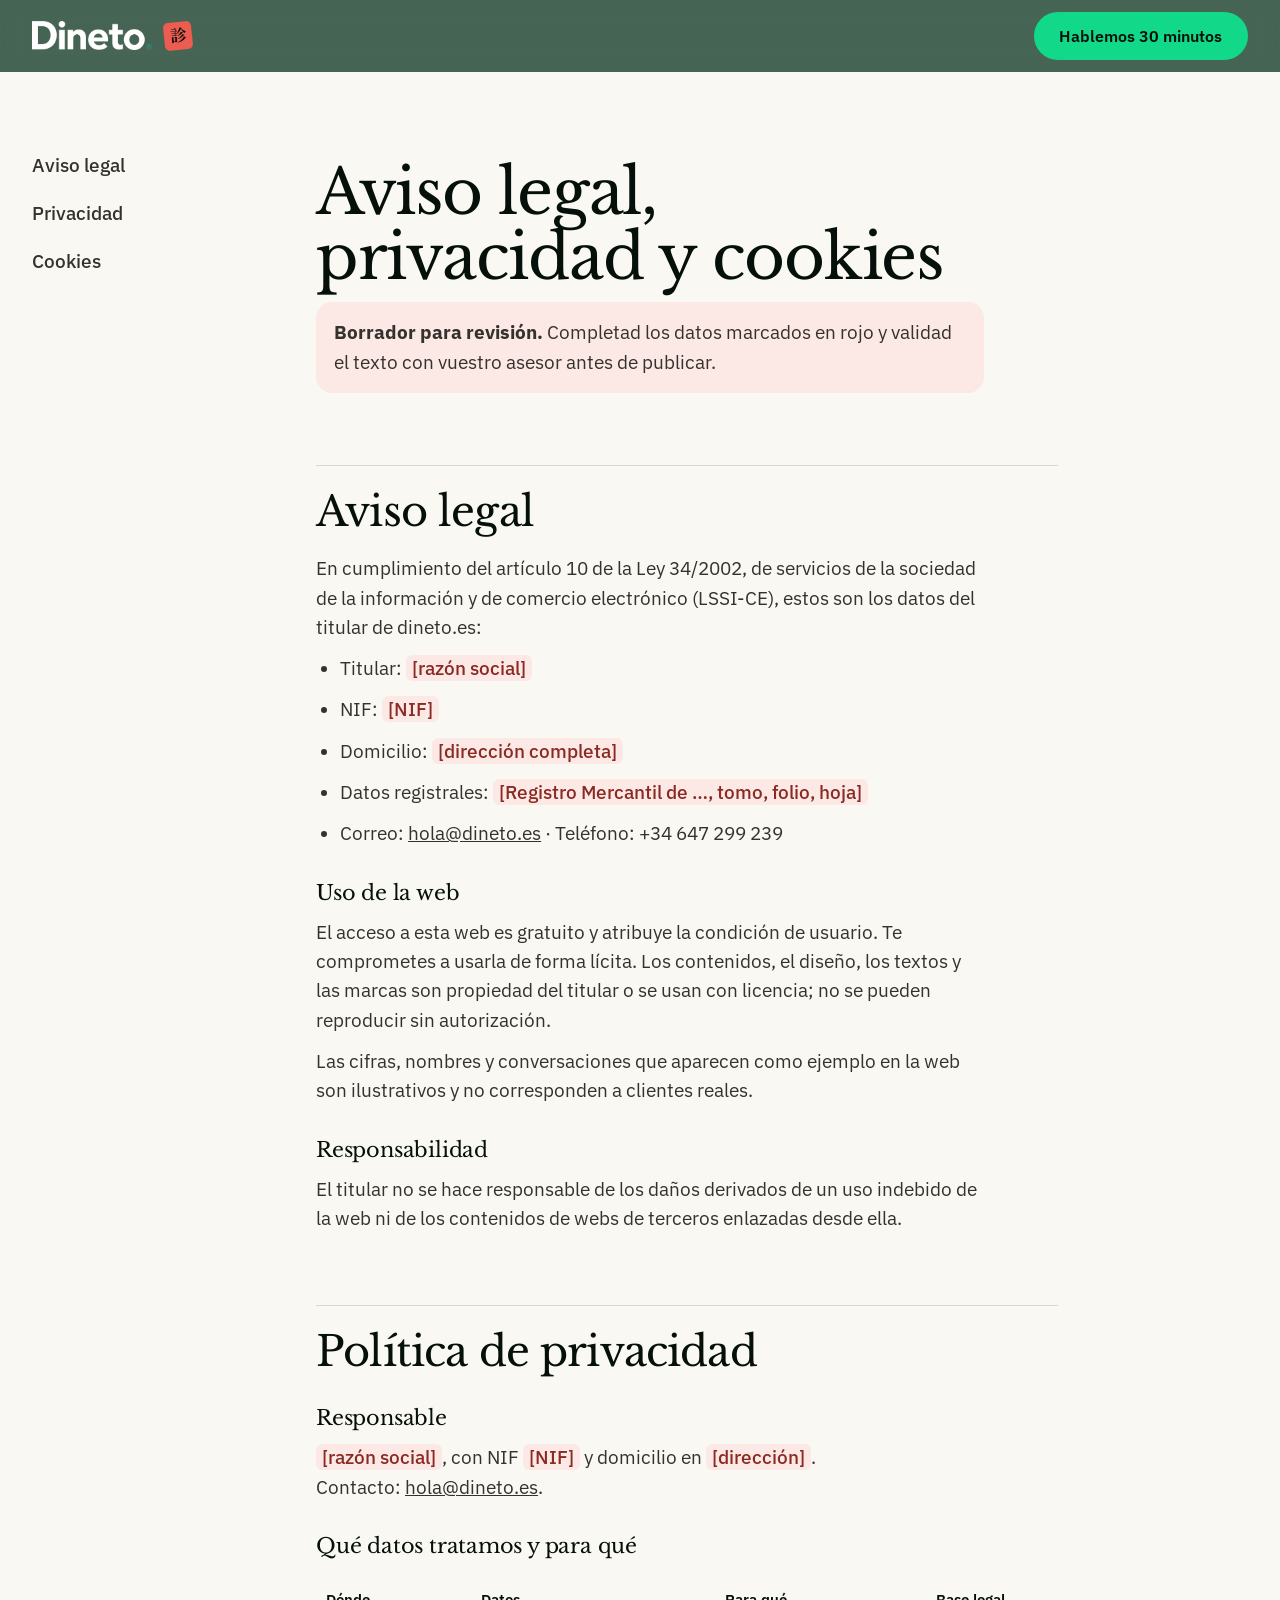
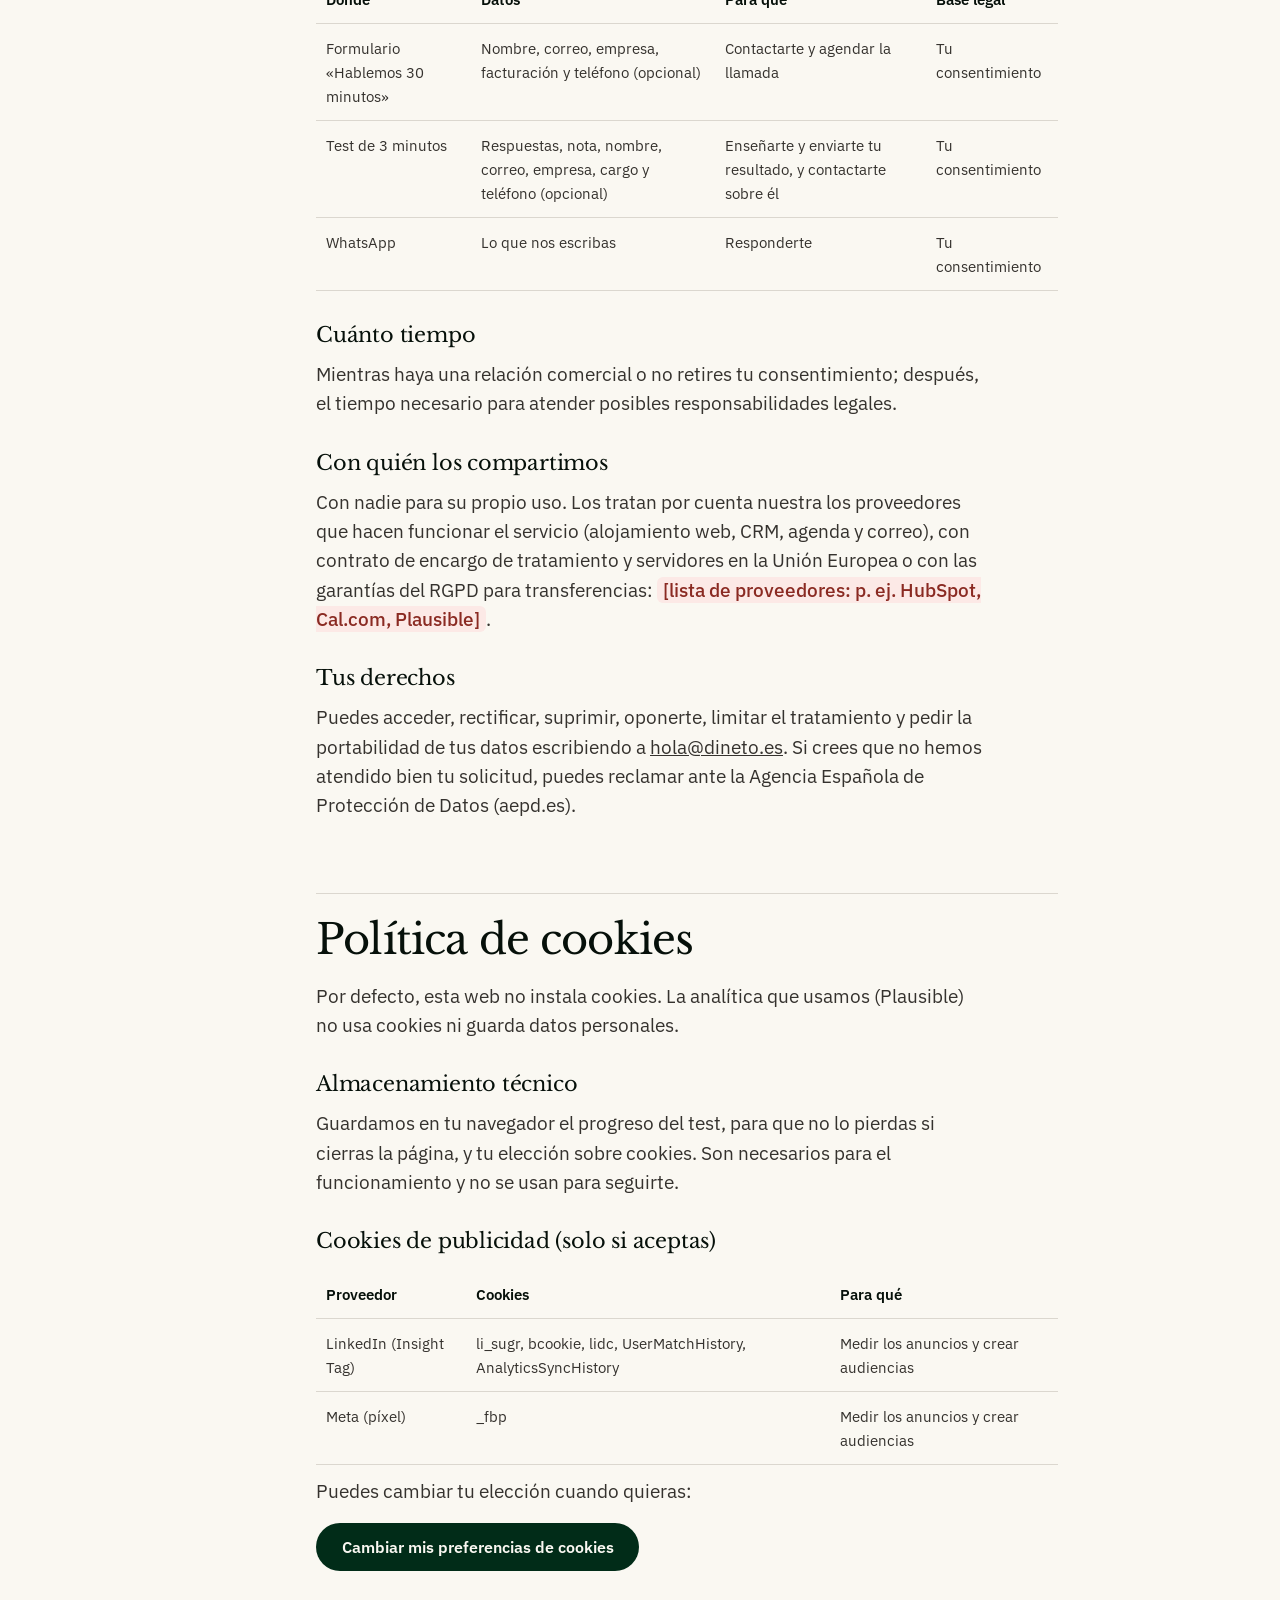
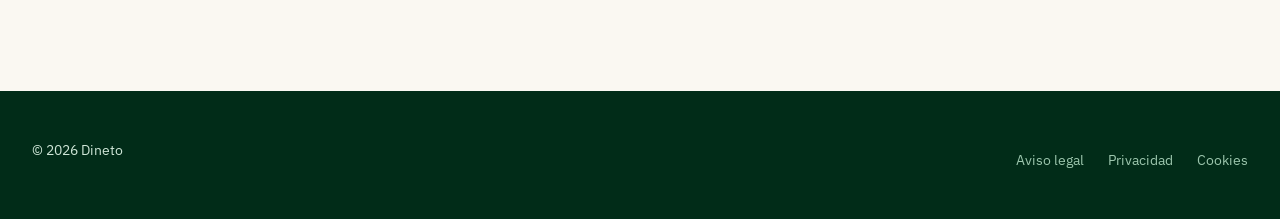
<file: legal/index.html>
<!doctype html>
<html lang="es" data-root="../">
<head>
<meta charset="utf-8">
<meta name="viewport" content="width=device-width, initial-scale=1">
<title>Aviso legal, privacidad y cookies · Dineto</title>
<meta name="description" content="Aviso legal, política de privacidad y política de cookies de Dineto.">
<meta name="robots" content="noindex, follow">
<link rel="canonical" href="https://dineto.es/legal/">
<meta name="theme-color" content="#012C18">
<link rel="icon" href="../assets/img/favicon-64.png" sizes="64x64" type="image/png">
<link rel="icon" href="../assets/img/favicon-32.png" sizes="32x32" type="image/png">
<link rel="stylesheet" href="../assets/css/dineto.css">
<style>
  .legal{padding:calc(var(--nav-h) + 72px) 0 120px}
  .legal__grid{display:grid;grid-template-columns:220px minmax(0,1fr);gap:64px;align-items:start}
  .legal__toc{position:sticky;top:calc(var(--nav-h) + 32px);display:grid;gap:4px}
  .legal__toc a{min-height:44px;display:flex;align-items:center;text-decoration:none;color:var(--stone);font-weight:500}
  .legal__toc a:hover{color:var(--ink)}
  .legal article{max-width:40em}
  .legal p,.legal li{max-width:36em}
  .legal h1{font-size:clamp(2.5rem,2rem + 2.4vw,4rem);margin-top:16px}
  .legal h2{font-size:clamp(1.9rem,1.5rem + 1.6vw,2.6rem);margin:72px 0 20px;padding-top:24px;border-top:1px solid var(--border)}
  .legal h3{font-size:1.3rem;margin:32px 0 10px}
  .legal p,.legal li{color:var(--stone);margin-top:12px}
  .legal ul{list-style:disc;padding-left:1.3em}
  .legal table{width:100%;border-collapse:collapse;margin-top:16px;font-size:.95rem}
  .legal th,.legal td{text-align:left;padding:12px 10px;border-bottom:1px solid var(--border);vertical-align:top;color:var(--stone)}
  .legal th{color:var(--ink);font-weight:600}
  .todo{background:#FCE9E6;color:#8A2A22;padding:1px 6px;border-radius:6px;font-weight:500}
  .draft{margin-top:24px;padding:16px 18px;border-radius:16px;background:#FCE9E6;color:#8A2A22}
  .legal .btn{margin-top:16px}
  @media (max-width:899px){.legal__grid{grid-template-columns:1fr}.legal__toc{position:static;grid-auto-flow:column;justify-content:start;gap:20px}}
</style>
<script defer src="../assets/js/core.js"></script>
</head>
<body class="paper">
<header class="nav" data-nav>
  <div class="wrap nav__inner">
    <a class="brand" href="../" aria-label="Dineto, volver a la web">
      <span class="brand__mark"><img class="brand__logo" src="../assets/img/logo-light.png" width="720" height="174" alt="" decoding="async"></span>
      <span class="seal" aria-hidden="true">診</span>
    </a>
    <a class="btn" href="../#hablemos">Hablemos 30 minutos</a>
  </div>
</header>

<main class="legal">
  <div class="wrap legal__grid">
    <nav class="legal__toc" aria-label="En esta página">
      <a href="#aviso-legal">Aviso legal</a>
      <a href="#privacidad">Privacidad</a>
      <a href="#cookies">Cookies</a>
    </nav>
    <article>
      <h1>Aviso legal, privacidad y cookies</h1>
      <p class="draft"><strong>Borrador para revisión.</strong> Completad los datos marcados en rojo y validad el texto con vuestro asesor antes de publicar.</p>

      <h2 id="aviso-legal">Aviso legal</h2>
      <p>En cumplimiento del artículo 10 de la Ley 34/2002, de servicios de la sociedad de la información y de comercio electrónico (LSSI-CE), estos son los datos del titular de dineto.es:</p>
      <ul>
        <li>Titular: <span class="todo">[razón social]</span></li>
        <li>NIF: <span class="todo">[NIF]</span></li>
        <li>Domicilio: <span class="todo">[dirección completa]</span></li>
        <li>Datos registrales: <span class="todo">[Registro Mercantil de …, tomo, folio, hoja]</span></li>
        <li>Correo: <a href="mailto:hola@dineto.es">hola@dineto.es</a> · Teléfono: +34 647 299 239</li>
      </ul>
      <h3>Uso de la web</h3>
      <p>El acceso a esta web es gratuito y atribuye la condición de usuario. Te comprometes a usarla de forma lícita. Los contenidos, el diseño, los textos y las marcas son propiedad del titular o se usan con licencia; no se pueden reproducir sin autorización.</p>
      <p>Las cifras, nombres y conversaciones que aparecen como ejemplo en la web son ilustrativos y no corresponden a clientes reales.</p>
      <h3>Responsabilidad</h3>
      <p>El titular no se hace responsable de los daños derivados de un uso indebido de la web ni de los contenidos de webs de terceros enlazadas desde ella.</p>

      <h2 id="privacidad">Política de privacidad</h2>
      <h3>Responsable</h3>
      <p><span class="todo">[razón social]</span>, con NIF <span class="todo">[NIF]</span> y domicilio en <span class="todo">[dirección]</span>. Contacto: <a href="mailto:hola@dineto.es">hola@dineto.es</a>.</p>
      <h3>Qué datos tratamos y para qué</h3>
      <table>
        <thead><tr><th scope="col">Dónde</th><th scope="col">Datos</th><th scope="col">Para qué</th><th scope="col">Base legal</th></tr></thead>
        <tbody>
          <tr><td>Formulario «Hablemos 30 minutos»</td><td>Nombre, correo, empresa, facturación y teléfono (opcional)</td><td>Contactarte y agendar la llamada</td><td>Tu consentimiento</td></tr>
          <tr><td>Test de 3 minutos</td><td>Respuestas, nota, nombre, correo, empresa, cargo y teléfono (opcional)</td><td>Enseñarte y enviarte tu resultado, y contactarte sobre él</td><td>Tu consentimiento</td></tr>
          <tr><td>WhatsApp</td><td>Lo que nos escribas</td><td>Responderte</td><td>Tu consentimiento</td></tr>
        </tbody>
      </table>
      <h3>Cuánto tiempo</h3>
      <p>Mientras haya una relación comercial o no retires tu consentimiento; después, el tiempo necesario para atender posibles responsabilidades legales.</p>
      <h3>Con quién los compartimos</h3>
      <p>Con nadie para su propio uso. Los tratan por cuenta nuestra los proveedores que hacen funcionar el servicio (alojamiento web, CRM, agenda y correo), con contrato de encargo de tratamiento y servidores en la Unión Europea o con las garantías del RGPD para transferencias: <span class="todo">[lista de proveedores: p. ej. HubSpot, Cal.com, Plausible]</span>.</p>
      <h3>Tus derechos</h3>
      <p>Puedes acceder, rectificar, suprimir, oponerte, limitar el tratamiento y pedir la portabilidad de tus datos escribiendo a <a href="mailto:hola@dineto.es">hola@dineto.es</a>. Si crees que no hemos atendido bien tu solicitud, puedes reclamar ante la Agencia Española de Protección de Datos (aepd.es).</p>

      <h2 id="cookies">Política de cookies</h2>
      <p>Por defecto, esta web no instala cookies. La analítica que usamos (Plausible) no usa cookies ni guarda datos personales.</p>
      <h3>Almacenamiento técnico</h3>
      <p>Guardamos en tu navegador el progreso del test, para que no lo pierdas si cierras la página, y tu elección sobre cookies. Son necesarios para el funcionamiento y no se usan para seguirte.</p>
      <h3>Cookies de publicidad (solo si aceptas)</h3>
      <table>
        <thead><tr><th scope="col">Proveedor</th><th scope="col">Cookies</th><th scope="col">Para qué</th></tr></thead>
        <tbody>
          <tr><td>LinkedIn (Insight Tag)</td><td>li_sugr, bcookie, lidc, UserMatchHistory, AnalyticsSyncHistory</td><td>Medir los anuncios y crear audiencias</td></tr>
          <tr><td>Meta (píxel)</td><td>_fbp</td><td>Medir los anuncios y crear audiencias</td></tr>
        </tbody>
      </table>
      <p>Puedes cambiar tu elección cuando quieras:</p>
      <button class="btn btn--deep" type="button" data-reset-consent>Cambiar mis preferencias de cookies</button>
    </article>
  </div>
</main>

<footer class="footer dark" style="padding-top:48px">
  <div class="wrap footer__bottom" style="padding-top:0">
    <p>© <span data-year>2026</span> Dineto</p>
    <nav aria-label="Legal"><a href="#aviso-legal">Aviso legal</a><a href="#privacidad">Privacidad</a><a href="#cookies">Cookies</a></nav>
  </div>
</footer>
<script>
  document.querySelector('[data-reset-consent]').addEventListener('click', function () {
    try { localStorage.removeItem('dineto_consent'); } catch (e) {}
    location.reload();
  });
  document.querySelectorAll('[data-year]').forEach(function (n) { n.textContent = new Date().getFullYear(); });
</script>
</body>
</html>
</file>
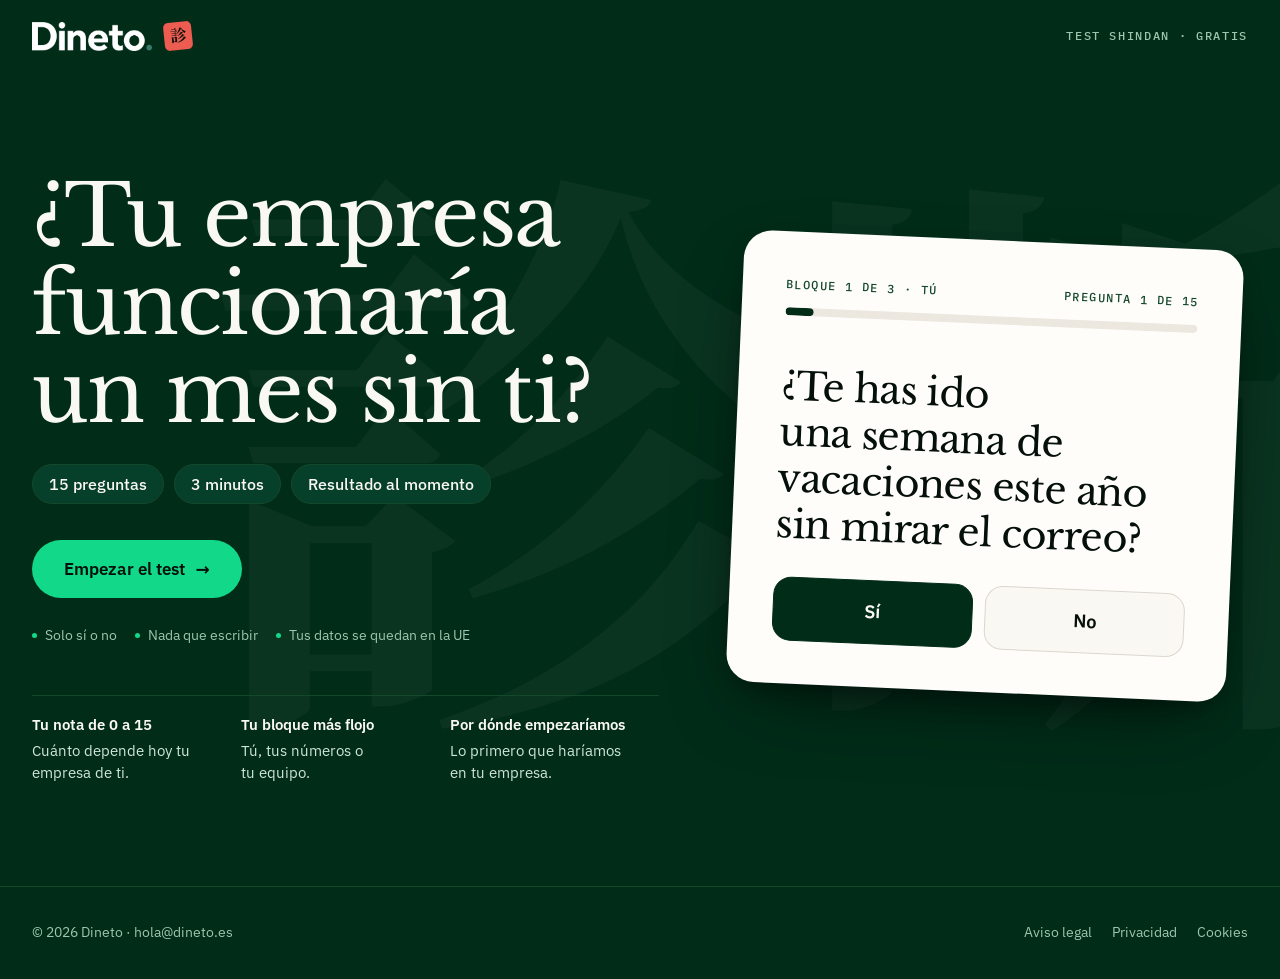
<file: test/index.html>
<!doctype html>
<html lang="es" data-root="../">
<head>
<meta charset="utf-8">
<meta name="viewport" content="width=device-width, initial-scale=1, viewport-fit=cover">
<title>Test: ¿tu empresa funcionaría un mes sin ti? · Dineto</title>
<meta name="description" content="15 preguntas de sí o no, 3 minutos y tu resultado al momento: cuánto depende tu empresa de ti y por dónde empezar.">
<link rel="canonical" href="https://dineto.es/test/">
<meta name="theme-color" content="#012C18">
<meta property="og:type" content="website">
<meta property="og:locale" content="es_ES">
<meta property="og:site_name" content="Dineto">
<meta property="og:url" content="https://dineto.es/test/">
<meta property="og:title" content="¿Tu empresa funcionaría un mes sin ti? Haz el test">
<meta property="og:description" content="15 preguntas · 3 minutos · resultado al momento.">
<meta property="og:image" content="https://dineto.es/assets/img/og-test.jpg">
<meta property="og:image:width" content="1200">
<meta property="og:image:height" content="630">
<meta name="twitter:card" content="summary_large_image">
<link rel="icon" href="../assets/img/favicon-64.png" sizes="64x64" type="image/png">
<link rel="icon" href="../assets/img/favicon-32.png" sizes="32x32" type="image/png">
<link rel="apple-touch-icon" href="../assets/img/apple-touch-icon.png">
<link rel="preload" href="../assets/fonts/baskerville-400.woff2" as="font" type="font/woff2" crossorigin>
<link rel="preload" href="../assets/fonts/plex-sans-var.woff2" as="font" type="font/woff2" crossorigin>
<link rel="preload" href="../assets/fonts/noto-serif-jp-700-shindan.woff2" as="font" type="font/woff2" crossorigin>
<link rel="stylesheet" href="../assets/css/dineto.css">
<link rel="stylesheet" href="../assets/css/test.css">
<script defer src="../assets/js/core.js"></script>
<script defer src="../assets/js/test.js"></script>
</head>
<body class="test-page dark">
<a class="skip" href="#app">Saltar al test</a>

<header class="t-head">
  <div class="wrap t-head__inner">
    <span class="brand" aria-label="Dineto" role="img">
      <span class="brand__mark"><img class="brand__logo brand__logo--light" src="../assets/img/logo-light.png" width="720" height="174" alt="" decoding="async"><img class="brand__logo brand__logo--dark" src="../assets/img/logo-dark.png" width="720" height="174" alt="" decoding="async"></span>
      <span class="seal" aria-hidden="true">診</span>
    </span>
    <p class="t-head__meta" data-meta>Test Shindan · gratis</p>
  </div>
</header>

<main id="app" class="t-main">
  <!-- Entrada -->
  <section class="t-intro" data-screen="intro" aria-labelledby="t-title">
    <div class="watermark" aria-hidden="true" data-wm="診断"></div>
    <div class="wrap t-intro__grid">
      <div class="t-intro__copy">
        <h1 id="t-title">¿Tu empresa funcionaría un mes sin ti?</h1>
        <p class="t-facts"><span>15 preguntas</span><span>3 minutos</span><span>Resultado al momento</span></p>
        <div class="t-intro__actions">
          <button class="btn btn--lg" type="button" data-start>Empezar el test <span class="arr" aria-hidden="true">→</span></button>
          <button class="link-arrow t-resume" type="button" data-restart hidden>Empezar de nuevo</button>
        </div>
        <p class="micro"><span>Solo sí o no</span><span>Nada que escribir</span><span>Tus datos se quedan en la UE</span></p>
        <ul class="t-gets">
          <li><strong>Tu nota de 0 a 15</strong>Cuánto depende hoy tu empresa de ti.</li>
          <li><strong>Tu bloque más flojo</strong>Tú, tus números o tu equipo.</li>
          <li><strong>Por dónde empezaríamos</strong>Lo primero que haríamos en tu empresa.</li>
        </ul>
      </div>
      <div class="t-preview" aria-hidden="true">
        <div class="t-card t-card--demo">
          <div class="t-card__top"><span>Bloque 1 de 3 · Tú</span><span data-demo-n>Pregunta 1 de 15</span></div>
          <div class="t-progress"><span style="width:7%" data-demo-bar></span></div>
          <p class="t-card__q" data-demo-q>¿Te has ido una semana de vacaciones este año sin mirar el correo?</p>
          <div class="t-yn"><span class="t-yn__b">Sí</span><span class="t-yn__b">No</span></div>
        </div>
      </div>
    </div>
  </section>

  <!-- Preguntas, cualificación y datos: los pinta test.js -->
  <section class="t-run" data-screen="run" hidden aria-live="polite">
    <div class="wrap t-run__wrap">
      <div class="t-card t-card--live" data-card></div>
    </div>
  </section>

  <!-- Resultado -->
  <section class="t-result paper" data-screen="result" hidden aria-labelledby="r-title">
    <div class="wrap t-result__grid" data-result></div>
  </section>

  <noscript>
    <div class="wrap" style="padding:120px 0">
      <p class="lead">El test necesita JavaScript. Si prefieres, <a href="https://wa.me/34647299239">escríbenos por WhatsApp</a> y lo hacemos contigo en 10 minutos.</p>
    </div>
  </noscript>
</main>

<footer class="t-foot">
  <div class="wrap t-foot__inner">
    <p>© <span data-year>2026</span> Dineto · <a href="mailto:hola@dineto.es">hola@dineto.es</a></p>
    <nav aria-label="Legal"><a href="../legal/#aviso-legal">Aviso legal</a><a href="../legal/#privacidad">Privacidad</a><a href="../legal/#cookies">Cookies</a></nav>
  </div>
</footer>
</body>
</html>
</file>
<file: assets/css/dineto.css>
/* ==========================================================================
   Dineto · sistema visual
   Paleta y tipografía de dineto.es (ver "Guía para construir la web").
   ========================================================================== */

@font-face{font-family:"Libre Baskerville";font-style:normal;font-weight:400;font-display:swap;src:url(../fonts/baskerville-400.woff2) format("woff2")}
@font-face{font-family:"Libre Baskerville";font-style:italic;font-weight:400;font-display:swap;src:url(../fonts/baskerville-400i.woff2) format("woff2")}
@font-face{font-family:"IBM Plex Sans";font-style:normal;font-weight:100 700;font-display:swap;src:url(../fonts/plex-sans-var.woff2) format("woff2")}
@font-face{font-family:"IBM Plex Mono";font-style:normal;font-weight:500;font-display:swap;src:url(../fonts/plex-mono-500.woff2) format("woff2")}
/* Solo 診断現場影 (subset de 2 KB) */
@font-face{font-family:"Noto Serif JP";font-style:normal;font-weight:700;font-display:swap;src:url(../fonts/noto-serif-jp-700-shindan.woff2) format("woff2");unicode-range:U+5834,U+5F71,U+65AD,U+73FE,U+8A3A}

:root{
  /* dineto.es */
  --deep:#012C18; --deep-soft:#14482B; --ink:#06100A; --ivory:#FAF8F2; --card:#FEFDFA;
  --border:#DBD7CF; --stone:#35322E; --mint:#12D98A; --mint-soft:#B8F5D0; --coral:#EC5C50; --gold:#CEA35F;
  --coral-ink:#B23A30; /* coral para texto sobre papel: 5,5:1 */
  /* solo para oscuro */
  --d-card:#033620; --d-card-2:#06402A; --d-text-2:#CFE6D7; --d-text-3:#9CC6AD;
  --track:#ECE8E0;

  --serif:"Libre Baskerville", Baskerville, Georgia, "Times New Roman", serif;
  --sans:"IBM Plex Sans", system-ui, -apple-system, "Segoe UI", Roboto, sans-serif;
  --mono:"IBM Plex Mono", ui-monospace, "SFMono-Regular", Menlo, Consolas, monospace;
  --jp:"Noto Serif JP", "Hiragino Mincho ProN", "Yu Mincho", serif;

  --fs-h1:clamp(2.75rem, 1.6rem + 4.6vw, 5.5rem);
  --fs-h2:clamp(2.75rem, 2rem + 3vw, 4.5rem);
  --fs-h3:clamp(1.45rem, 1.2rem + .9vw, 2rem);
  --fs-lead:clamp(1.125rem, 1.02rem + .45vw, 1.375rem);
  --fs-body:clamp(1.0625rem, 1rem + .2vw, 1.1875rem);
  --fs-small:.9375rem;
  --fs-label:.78rem;

  --maxw:1240px; --gutter:32px; --nav-h:72px;
  --r-card:26px; --r-pill:999px;
  --ease:cubic-bezier(.22,1,.36,1);
  --shadow-object:0 1px 0 rgba(6,16,10,.04), 0 18px 40px -18px rgba(6,16,10,.35), 0 40px 80px -40px rgba(6,16,10,.25);
  --shadow-object-dark:0 30px 80px -30px rgba(0,0,0,.65), 0 12px 30px -12px rgba(0,0,0,.45);
}
@media (max-width:767px){:root{--gutter:20px;--nav-h:64px}}

/* ---------- reset ---------- */
*,*::before,*::after{box-sizing:border-box}
[hidden]{display:none!important}
html{-webkit-text-size-adjust:100%;text-size-adjust:100%;scroll-behavior:smooth;scroll-padding-top:calc(var(--nav-h) + 16px)}
html.lenis, html.lenis body{height:auto}
.lenis.lenis-smooth{scroll-behavior:auto !important}
.lenis.lenis-stopped{overflow:hidden}
body{margin:0;background:var(--deep);color:var(--ivory);font-family:var(--sans);font-size:var(--fs-body);line-height:1.58;-webkit-font-smoothing:antialiased;-moz-osx-font-smoothing:grayscale;text-rendering:optimizeLegibility;overflow-x:clip}
img,svg,video{display:block;max-width:100%}
img{height:auto}
h1,h2,h3,h4,h5,p,ul,ol,figure,blockquote,dl,dd{margin:0}
ul,ol{padding:0;list-style:none}
a{color:inherit}
button,input,select,textarea{font:inherit;color:inherit}
button{cursor:pointer}
::selection{background:var(--mint);color:var(--ink)}
:focus-visible{outline:3px solid var(--mint);outline-offset:3px;border-radius:6px}
.paper :focus-visible,.coral :focus-visible{outline-color:var(--deep)}
.sr-only{position:absolute!important;width:1px;height:1px;padding:0;margin:-1px;overflow:hidden;clip:rect(0,0,0,0);white-space:nowrap;border:0}
.skip{position:fixed;left:16px;top:-80px;z-index:200;background:var(--mint);color:var(--ink);padding:12px 18px;border-radius:var(--r-pill);font-weight:600;text-decoration:none;transition:top .2s}
.skip:focus{top:12px}

/* ---------- layout ---------- */
.wrap{width:100%;max-width:calc(var(--maxw) + var(--gutter)*2);margin-inline:auto;padding-inline:var(--gutter)}
.dark{background:var(--deep);color:var(--ivory)}
.paper{background:var(--ivory);color:var(--ink)}
.coral{background:var(--coral);color:var(--ink)}
.section{padding-block:clamp(88px, 7vw + 40px, 168px);position:relative}

/* ---------- type ---------- */
.h1,.h2,h1,h2{font-family:var(--serif);font-weight:400;letter-spacing:-.02em;text-wrap:balance}
h1,.h1{font-size:var(--fs-h1);line-height:1.04}
h2,.h2{font-size:var(--fs-h2);line-height:1.06}
h3,.h3{font-family:var(--serif);font-weight:400;font-size:var(--fs-h3);line-height:1.2;letter-spacing:-.01em;text-wrap:balance}
h4{text-wrap:balance}
p,li,blockquote,summary{text-wrap:pretty}
.lead{font-size:var(--fs-lead);line-height:1.55;max-width:38em;text-wrap:pretty}
.dark .lead,.dark p{color:var(--d-text-2)}
.dark h1,.dark h2,.dark h3,.dark h4{color:var(--ivory)}
.paper .lead{color:var(--stone)}
em,.it{font-family:var(--serif);font-style:italic}
.label{font-family:var(--mono);font-weight:500;font-size:var(--fs-label);letter-spacing:.14em;text-transform:uppercase;line-height:1.4}
.dark .label{color:var(--mint)}
.paper .label{color:var(--deep-soft)}
.coral .label{color:var(--ink)}
.label .sep{opacity:.55;margin-inline:.4em}
.jp{font-family:var(--jp);font-weight:700;letter-spacing:0;font-style:normal}
.sample-note{font-size:.84rem;color:var(--d-text-3);margin-top:18px}
.paper .sample-note{color:var(--stone)}
.sample-note::before{content:"";display:inline-block;width:7px;height:7px;border-radius:50%;background:var(--coral);margin-right:8px;vertical-align:.08em}

/* ---------- buttons ---------- */
.btn{--bg:var(--mint);--fg:var(--ink);--bg-h:var(--mint-soft);display:inline-flex;align-items:center;justify-content:center;gap:.6em;min-height:48px;padding:0 1.6em;border-radius:var(--r-pill);background:var(--bg);color:var(--fg);border:0;font-family:var(--sans);font-weight:600;font-size:1rem;line-height:1;text-decoration:none;white-space:nowrap;transition:background-color .25s var(--ease),transform .25s var(--ease),color .25s}
.btn:hover{background:var(--bg-h)}
.btn:active{transform:scale(.97)}
.btn--deep{--bg:var(--deep);--fg:var(--ivory);--bg-h:var(--deep-soft)}
.btn--ink{--bg:var(--ink);--fg:var(--ivory);--bg-h:var(--deep-soft)}
.btn--lg{min-height:58px;font-size:1.0625rem;padding:0 1.9em}
.btn .arr{transition:transform .3s var(--ease)}
.btn:hover .arr{transform:translateX(4px)}
.link-arrow{display:inline-flex;align-items:center;gap:.5em;font-weight:500;text-decoration:underline;text-decoration-thickness:1px;text-underline-offset:.3em;text-decoration-color:color-mix(in srgb,currentColor 40%,transparent);transition:text-decoration-color .2s,gap .25s var(--ease);min-height:44px}
.link-arrow:hover{text-decoration-color:currentColor;gap:.8em}
.dark .link-arrow{color:var(--ivory)}

/* ---------- brand ---------- */
.brand{display:inline-flex;align-items:center;gap:12px;text-decoration:none}
.brand__mark{--w:120px;position:relative;display:block;width:var(--w)}
.brand__logo{display:block;width:100%;height:auto}
.seal{display:inline-grid;place-items:center;width:28px;aspect-ratio:1;border-radius:5px;background:var(--coral);color:var(--ink);font-family:var(--jp);font-weight:700;font-size:16px;line-height:1;transform:rotate(-6deg);flex:none;user-select:none}
.seal--lg{width:64px;font-size:36px;border-radius:9px}

/* ---------- nav ---------- */
.nav{position:fixed;inset:0 0 auto 0;z-index:100;height:var(--nav-h);background:rgba(1,44,24,.72);-webkit-backdrop-filter:saturate(140%) blur(14px);backdrop-filter:saturate(140%) blur(14px);border-bottom:1px solid transparent;transition:border-color .3s,background-color .3s}
.nav.is-scrolled{border-bottom-color:rgba(20,72,43,.9);background:rgba(1,44,24,.84)}
.nav__inner{height:100%;display:flex;align-items:center;justify-content:space-between;gap:24px}
.nav__links{display:flex;align-items:center;gap:30px}
.nav__links a{text-decoration:none;color:var(--d-text-2);font-size:.95rem;font-weight:500;padding:8px 0;position:relative;transition:color .2s}
.nav__links a::after{content:"";position:absolute;left:0;right:0;bottom:2px;height:1.5px;background:var(--mint);transform:scaleX(0);transform-origin:left;transition:transform .35s var(--ease)}
.nav__links a:hover{color:var(--ivory)}
.nav__links a:hover::after,.nav__links a[aria-current="true"]::after{transform:scaleX(1)}
.nav__cta{display:flex;align-items:center;gap:10px}
.nav__toggle{display:none;width:48px;height:48px;border-radius:50%;border:1px solid var(--deep-soft);background:transparent;color:var(--ivory);place-items:center}
.nav__toggle span{display:block;width:18px;height:1.5px;background:currentColor;position:relative;transition:transform .3s var(--ease),background-color .2s}
.nav__toggle span::before,.nav__toggle span::after{content:"";position:absolute;left:0;width:100%;height:100%;background:currentColor;transition:transform .3s var(--ease)}
.nav__toggle span::before{transform:translateY(-6px)}
.nav__toggle span::after{transform:translateY(6px)}
.nav.is-open .nav__toggle span{background:transparent}
.nav.is-open .nav__toggle span::before{transform:rotate(45deg)}
.nav.is-open .nav__toggle span::after{transform:rotate(-45deg)}
.cta-short{display:none}
@media (max-width:959px){
  .nav__toggle{display:grid}
  .nav__links{position:absolute;top:var(--nav-h);left:0;right:0;flex-direction:column;align-items:stretch;gap:0;padding:8px var(--gutter) 24px;background:var(--deep);border-bottom:1px solid var(--deep-soft);visibility:hidden;opacity:0;transform:translateY(-8px);transition:opacity .25s,transform .3s var(--ease),visibility 0s .3s}
  .nav.is-open .nav__links{visibility:visible;opacity:1;transform:none;transition:opacity .25s,transform .3s var(--ease)}
  .nav__links a{padding:16px 0;font-size:1.125rem;border-bottom:1px solid var(--deep-soft)}
  .nav__links a::after{display:none}
}
@media (max-width:479px){.cta-long{display:none}.cta-short{display:inline}.nav .btn{padding:0 1.2em}.brand__mark{--w:92px}.brand{gap:9px}}

/* ---------- watermark ---------- */
.watermark{position:absolute;pointer-events:none;user-select:none;font-family:var(--jp);font-weight:700;line-height:.9;color:var(--ivory);opacity:.035;font-size:min(46vw,640px);white-space:nowrap;z-index:0}
.coral .watermark{color:var(--ink);opacity:.07}
.watermark::before{content:attr(data-wm)}
.person__ph::before{content:attr(data-k)}

/* ==========================================================================
   Portada
   ========================================================================== */
.hero{position:relative;overflow:hidden;padding-top:calc(var(--nav-h) + clamp(48px,7vw,112px));padding-bottom:clamp(72px,8vw,136px);min-height:min(100svh,980px);display:flex;align-items:center}
.hero .watermark{right:-6vw;top:50%;transform:translateY(-46%)}
.hero__grid{position:relative;z-index:1;display:grid;grid-template-columns:minmax(0,1.18fr) minmax(0,.82fr);gap:clamp(40px,6vw,96px);align-items:center}
.hero__copy .label{margin-bottom:28px;display:flex;align-items:center;gap:12px}
.hero__title{max-width:12.5em}
.hero__lead{margin-top:28px;font-size:var(--fs-lead);max-width:33em;color:var(--d-text-2)}
.hero__actions{margin-top:40px;display:flex;flex-wrap:wrap;align-items:center;gap:14px 28px}
.micro{margin-top:26px;font-size:.9rem;color:var(--d-text-3)!important;display:flex;flex-wrap:wrap;gap:6px 18px}
.micro span{display:inline-flex;align-items:center;gap:8px}
.micro span::before{content:"";width:5px;height:5px;border-radius:50%;background:var(--mint)}

.hero__phone{position:relative}
.hero__time{font-family:var(--mono);font-size:.8rem;letter-spacing:.12em;text-transform:uppercase;color:var(--d-text-3)!important;margin:0 0 16px 6px}
.notis{display:grid;gap:12px;animation:float 7s ease-in-out infinite}
.noti{display:grid;grid-template-columns:40px 1fr;gap:4px 14px;align-items:start;padding:16px 18px;border-radius:20px;background:rgba(250,248,242,.96);color:var(--ink);box-shadow:var(--shadow-object-dark);transform-origin:50% 50%}
html:not(.motion) .noti,.notis.is-live .noti{animation:buzz 6s var(--ease) infinite;animation-delay:var(--d,0s)}
.noti:nth-child(2){margin-left:22px}
.noti:nth-child(3){margin-left:-10px}
.noti:nth-child(4){margin-left:30px}
.noti__icon{grid-row:span 2;width:40px;height:40px;border-radius:11px;display:grid;place-items:center;font-weight:600;font-size:1rem;color:var(--ink)}
.noti__top{display:flex;justify-content:space-between;gap:12px;font-size:.78rem;color:var(--stone);line-height:1.3}
.noti__app{font-weight:600;letter-spacing:.02em}
.noti__body,.dark .noti__body{font-size:.94rem;line-height:1.38;color:var(--ink)}
.noti__body strong{display:block;font-weight:600}
@keyframes buzz{
  0%,84%,100%{transform:translate3d(0,0,0) rotate(0)}
  86%{transform:translate3d(-3px,0,0) rotate(-.6deg)}
  88%{transform:translate3d(3px,0,0) rotate(.6deg)}
  90%{transform:translate3d(-3px,0,0) rotate(-.5deg)}
  92%{transform:translate3d(2px,0,0) rotate(.4deg)}
  94%{transform:translate3d(-1px,0,0) rotate(0)}
}
@keyframes float{0%,100%{transform:translateY(0)}50%{transform:translateY(-10px)}}
@media (max-width:899px){
  .hero{min-height:0}
  .hero__grid{grid-template-columns:1fr}
  .hero__phone{max-width:460px}
}
@media (max-width:479px){
  .noti:nth-child(n){margin-left:0}
  .noti:nth-child(2),.noti:nth-child(4){margin-left:14px}
  .hero__actions .btn{width:100%}
}

/* ==========================================================================
   Actos (estructura común)
   ========================================================================== */
.act{position:relative;overflow:clip}
.act__head{display:grid;grid-template-columns:minmax(0,1fr);gap:32px;align-items:end;margin-bottom:clamp(48px,6vw,88px)}
.act__head h2{margin-top:20px;max-width:14em}
.act__head .lead{margin-top:24px}
.act-num{display:inline-flex;align-items:center;gap:10px}

/* Marcas a rotulador (SVG) */
.marker{fill:none;stroke-linecap:round;stroke-linejoin:round}

/* ==========================================================================
   Acto 01 · El ruido
   ========================================================================== */
.act--noise{padding-block:clamp(88px,8vw,150px) clamp(96px,9vw,170px)}
.eq-stage{position:relative}
.eq{display:grid;grid-template-columns:1fr auto 1fr auto 1fr;align-items:center;gap:clamp(10px,1.4vw,22px)}
.eq__card{position:relative;background:var(--d-card);border:1px solid var(--deep-soft);border-radius:var(--r-card);height:clamp(300px,25vw,340px);padding:22px 24px;display:flex;flex-direction:column;overflow:hidden}
.eq__card h3{font-size:1.45rem;position:relative;z-index:2}
.eq__cap{margin-top:auto;font-size:.88rem;color:var(--d-text-3)!important;position:relative;z-index:2}
.eq__op{display:grid;place-items:center;width:clamp(40px,4vw,62px);aspect-ratio:1}
.eq__op svg{width:100%;height:100%;overflow:visible}
.eq__op .marker{stroke:var(--mint);stroke-width:7}

/* Problemas: CEO + etiquetas */
.ceo-field{position:absolute;inset:56px 8px 40px;touch-action:pan-y}
.ceo{position:absolute;left:50%;top:50%;transform:translate(-50%,-50%);font-family:var(--serif);font-size:clamp(2.2rem,3.2vw,3rem);letter-spacing:.02em;color:var(--ivory);z-index:1}
.tag{position:absolute;left:var(--x);top:var(--y);z-index:2;will-change:transform}
.tag__in{display:inline-flex;align-items:center;gap:6px;white-space:nowrap;padding:6px 11px 6px 9px;border-radius:var(--r-pill);background:var(--d-card-2);border:1px solid var(--deep-soft);color:var(--d-text-2);font-size:.8rem;font-weight:500;line-height:1.1;transform:translate(-50%,-50%) rotate(var(--r));transition:background-color .2s,border-color .2s,color .2s}
.tag__in::before{content:"×";color:var(--coral);font-weight:600;font-size:1.05em;line-height:1}
.ceo-field:hover .tag__in{border-color:rgba(236,92,80,.45)}

/* IA */
.ai-orb{position:absolute;left:50%;top:52%;width:clamp(120px,10vw,148px);aspect-ratio:1;transform:translate(-50%,-50%);display:grid;place-items:center}
.ai-orb svg{position:absolute;inset:-6%;width:112%;height:112%;overflow:visible}
.ai-orb .marker{stroke:var(--mint);stroke-width:3.2}
.ai-orb__txt{font-family:var(--serif);font-size:clamp(2.2rem,3.2vw,3rem);color:var(--ivory);position:relative}
.halo{position:absolute;inset:0;border-radius:50%;background:rgba(18,217,138,.10);animation:halo 4.2s ease-in-out infinite}
.halo--2{inset:-36%;background:rgba(18,217,138,.05);animation-delay:-2.1s}
@keyframes halo{0%,100%{transform:scale(.94);opacity:.85}50%{transform:scale(1.08);opacity:1}}
.card-ai:hover .halo{animation-duration:1.6s}

/* Velocidad */
.speed{position:absolute;inset:56px 0 40px;display:grid;place-items:center;overflow:hidden}
.speed__line{position:absolute;left:0;width:100%;height:2px;will-change:transform}
.speed__line::before{content:"";display:block;width:var(--w);height:100%;margin-left:var(--o,0);border-radius:2px;background:var(--d-text-3);opacity:.45}
.speed__line:nth-child(odd)::before{background:var(--mint);opacity:.55}
.motion .speed__line::before{margin-left:0}
.speed__txt{position:relative;z-index:1;max-width:9.5em;text-align:center;font-family:var(--serif);font-style:italic;font-size:clamp(1.45rem,2vw,1.85rem);line-height:1.2;color:var(--ivory)!important;padding:10px 12px;background:var(--d-card)}

/* = y preguntas */
.eq__result{display:grid;grid-template-columns:auto 1fr;gap:clamp(24px,4vw,64px);align-items:center;margin-top:clamp(40px,4vw,64px)}
.eq__equals{width:clamp(72px,9vw,128px)}
.eq__equals svg{width:100%;height:auto;overflow:visible}
.eq__equals .marker{stroke:var(--mint);stroke-width:8}
.questions{display:grid;gap:14px}
.q{font-family:var(--serif);letter-spacing:-.015em;line-height:1.12;text-wrap:balance}
.q1{font-size:clamp(2rem,1.4rem + 2.6vw,3.75rem);color:var(--ivory)}
.q2{font-size:clamp(1.4rem,1.1rem + 1.2vw,2.25rem);color:var(--d-text-2)}
.q3{font-size:clamp(1.15rem,1rem + .6vw,1.6rem);color:var(--d-text-3)}
.hint{display:inline-flex;align-items:center;gap:8px;font-size:.85rem;color:var(--d-text-3)!important;margin-top:22px}
.hint::before{content:"";width:18px;height:1px;background:currentColor}

@media (max-width:1023px){
  .eq{grid-template-columns:1fr;justify-items:stretch;max-width:520px}
  .eq__op{justify-self:center;width:46px}
  .eq__card{height:300px}
  .eq__result{grid-template-columns:1fr;gap:20px}
  .eq__equals{width:84px}
}

/* ==========================================================================
   Acto 02 · El Shindan
   ========================================================================== */
.act--shindan{padding-block:clamp(96px,8vw,160px)}
.act--shindan h2 .jp{font-size:.62em;color:var(--coral-ink);margin-left:.15em;vertical-align:.12em}

.comp{position:relative}
.comp__top{display:flex;justify-content:space-between;align-items:baseline;gap:16px 32px;flex-wrap:wrap;margin-bottom:18px}
.comp__top p{font-size:.92rem;color:var(--stone)}
.pills{display:flex;flex-wrap:wrap;gap:10px}
.pill{min-height:46px;padding:0 20px;border-radius:var(--r-pill);border:1px solid var(--border);background:var(--card);color:var(--ink);font-size:.98rem;font-weight:500;transition:background-color .25s,border-color .25s,color .25s,transform .25s var(--ease)}
.pill:hover{background:var(--mint-soft);border-color:var(--mint-soft)}
.pill:active{transform:scale(.97)}
.pill[aria-pressed="true"]{background:var(--deep);color:var(--ivory);border-color:var(--deep)}
.brace{display:block;width:100%;height:clamp(48px,6vw,78px);margin-top:14px;overflow:visible}
.brace .marker{stroke:var(--coral);stroke-width:3.2}

.how{display:grid;grid-template-columns:minmax(150px,.9fr) repeat(3,minmax(0,1fr));gap:18px;align-items:stretch;margin-top:6px}
.how__q{display:flex;flex-direction:column;align-self:start;padding-left:clamp(0px,4vw,52px)}
.how__q p{width:max-content;font-family:var(--serif);font-style:italic;font-size:clamp(2rem,1.5rem + 1.8vw,3rem);line-height:1;color:var(--ink)}
.method{position:relative;background:var(--card);border:1px solid var(--border);border-radius:var(--r-card);padding:26px 26px 28px;display:flex;flex-direction:column;gap:10px;min-height:290px;transition:transform .4s var(--ease),border-color .3s}
.method:hover{transform:translateY(-4px);border-color:#c9c4ba}
.method__kanji{font-family:var(--jp);font-weight:700;font-size:3.25rem;line-height:1;color:var(--deep);margin-bottom:18px}
.method__en{font-family:var(--mono);font-size:.74rem;letter-spacing:.14em;text-transform:uppercase;color:var(--deep-soft)}
.method p:last-child{color:var(--stone);font-size:1rem;line-height:1.55}
.method h3{font-size:1.6rem}
.method--dark{background:var(--deep);border-color:var(--deep);color:var(--ivory)}
.method--dark .method__en{color:var(--mint)}
.method--dark p:last-child{color:var(--d-text-2)}
.method--dark .seal{width:52px;height:52px;font-size:28px;border-radius:8px;margin-bottom:18px}
@media (max-width:1023px){
  .how{grid-template-columns:1fr 1fr}
  .how__q{grid-column:1/-1;flex-direction:row;align-items:center;padding-left:6%}
}
@media (max-width:599px){.how{grid-template-columns:1fr}.method{min-height:0}}

/* 10 días */
.days{margin-top:clamp(72px,7vw,120px)}
.days__head{display:flex;justify-content:space-between;align-items:end;gap:12px 40px;flex-wrap:wrap;margin-bottom:28px}
.days__head h3{font-size:clamp(1.9rem,1.4rem + 1.8vw,3rem);letter-spacing:-.02em}
.days__head p{color:var(--stone);max-width:30em}
.days__rule{position:relative;height:10px;border-radius:var(--r-pill);background:var(--track);overflow:hidden}
.days__fill{position:absolute;inset:0;background:var(--deep);border-radius:inherit;transform-origin:left center}
.days__ticks{position:absolute;inset:0;display:grid;grid-template-columns:repeat(10,1fr);pointer-events:none}
.days__ticks i{box-shadow:2px 0 0 var(--ivory)}
.days__ticks i:last-child{box-shadow:none}
.days__list{display:grid;grid-template-columns:repeat(10,minmax(0,1fr));gap:0;margin-top:18px}
.days__list li{grid-column:span var(--span);padding:6px 16px 0 0;display:flex;flex-direction:column;gap:4px;border-left:2px solid var(--border);padding-left:14px;transition:border-color .4s}
.days__list li.is-on{border-left-color:var(--deep)}
.days__n{font-family:var(--mono);font-size:.74rem;letter-spacing:.12em;text-transform:uppercase;color:var(--deep-soft)}
.days__list strong{font-family:var(--serif);font-weight:400;font-size:1.25rem;line-height:1.2}
.days__list span:last-child{font-size:.92rem;color:var(--stone);line-height:1.45}
@media (max-width:899px){
  .days__list{grid-template-columns:1fr;gap:14px}
  .days__list li{grid-column:auto}
}

/* Entregables: informe + plan */
.deliver{margin-top:clamp(80px,8vw,136px)}
.deliver__head{display:grid;grid-template-columns:minmax(0,1fr) minmax(0,1fr);gap:16px 48px;align-items:end;margin-bottom:36px}
.deliver__head h3{font-size:clamp(1.9rem,1.4rem + 1.8vw,3rem);letter-spacing:-.02em}
.deliver__head p{color:var(--stone)}
.deliver__grid{display:grid;grid-template-columns:minmax(0,1.08fr) auto minmax(0,.92fr);gap:20px;align-items:start}
.deliver__arrow{align-self:center;width:56px}
.deliver__arrow .marker{stroke:var(--coral);stroke-width:3.2}
.doc{position:relative;background:var(--card);border-radius:22px;box-shadow:var(--shadow-object);padding:clamp(22px,2.4vw,34px);color:var(--ink)}
.doc__tag{position:absolute;top:-14px;left:28px;background:var(--ink);color:var(--ivory);font-family:var(--mono);font-size:.72rem;letter-spacing:.14em;text-transform:uppercase;padding:6px 12px;border-radius:var(--r-pill)}
.doc__tag--coral{background:var(--coral);color:var(--ink)}
.doc__head{display:flex;justify-content:space-between;gap:16px;align-items:flex-start;padding-bottom:18px;border-bottom:1px solid var(--border)}
.doc__kicker{font-family:var(--mono);font-size:.72rem;letter-spacing:.14em;text-transform:uppercase;color:var(--deep-soft)}
.doc h4{font-family:var(--serif);font-weight:400;font-size:clamp(1.6rem,1.3rem + 1vw,2.1rem);letter-spacing:-.015em;margin-top:6px}
.doc__co{font-size:.86rem;color:var(--stone);margin-top:4px}
.score{display:grid;grid-template-columns:auto 1fr;gap:4px 18px;align-items:end;padding:20px 0 18px;border-bottom:1px solid var(--border)}
.score__n{font-family:var(--serif);font-size:clamp(4rem,3rem + 3vw,5.6rem);line-height:.85;color:var(--coral-ink);letter-spacing:-.04em;font-variant-numeric:tabular-nums}
.score__of{font-family:var(--serif);font-size:1.5rem;color:var(--stone)}
.score__meta{grid-column:2;font-size:.9rem;color:var(--stone);line-height:1.4}
.score__meta strong{display:block;color:var(--ink);font-weight:600}
.bars{display:grid;gap:2px;margin-top:12px}
.bar{display:grid;grid-template-columns:minmax(0,11.5em) 1fr 2.4em;gap:14px;align-items:center;width:100%;min-height:40px;padding:4px 10px;margin:0 -10px;width:calc(100% + 20px);border:0;border-radius:10px;background:transparent;text-align:left;font-size:.92rem;color:var(--ink);transition:background-color .25s}
.bar:hover{background:#F3F0E9}
.bar.is-active{background:var(--mint-soft)}
.bar__track{position:relative;height:10px;border-radius:var(--r-pill);background:var(--track);overflow:hidden}
.bar__fill{position:absolute;inset:0 auto 0 0;width:calc(var(--v) * 1%);border-radius:inherit;background:var(--deep-soft);transform-origin:left center}
.bar[data-low] .bar__fill{background:var(--coral)}
.bar__val{font-family:var(--mono);font-size:.82rem;text-align:right;font-variant-numeric:tabular-nums}
.finding{margin-top:16px;padding:14px 16px;border-radius:14px;background:var(--ivory);font-size:.95rem;line-height:1.5;min-height:3.6em}
.finding strong{font-weight:600}
.plan{display:grid;gap:0;margin-top:6px}
.plan__block{padding:16px 0;border-bottom:1px solid var(--border)}
.plan__block:last-child{border-bottom:0;padding-bottom:0}
.plan__block h5{font-family:var(--mono);font-weight:500;font-size:.74rem;letter-spacing:.14em;text-transform:uppercase;color:var(--deep-soft);margin-bottom:8px}
.plan__block--out h5{color:#B23A30}
.plan__block li{position:relative;padding:7px 10px 7px 34px;margin:0 -10px;border-radius:10px;font-size:.98rem;line-height:1.45;transition:background-color .25s}
.plan__block li::before{content:"";position:absolute;left:10px;top:.72em;width:14px;height:14px;border-radius:4px;border:1.5px solid var(--deep-soft)}
.plan__block--out li::before{border:0;content:"×";color:var(--coral-ink);font-weight:700;font-size:1.2rem;top:.32em;line-height:1}
.plan__block--out li{text-decoration:line-through;text-decoration-color:rgba(236,92,80,.7);text-decoration-thickness:1.5px}
.plan__block li.is-active{background:var(--mint-soft)}
.plan__block li.is-active::before{background:var(--deep);border-color:var(--deep)}
.plan__block--out li.is-active::before{background:none}
@media (max-width:1023px){
  .deliver__grid{grid-template-columns:1fr}
  .deliver__arrow{transform:rotate(90deg);justify-self:center;width:44px}
  .deliver__head{grid-template-columns:1fr}
}
@media (max-width:479px){.bar{grid-template-columns:minmax(0,1fr) 2.2em;row-gap:6px}.bar__track{grid-column:1/-1;grid-row:2}.bar__val{grid-row:1;grid-column:2}}

/* ==========================================================================
   Acto 03 · WhatsApp
   ========================================================================== */
.act--pocket{padding-block:clamp(96px,8vw,160px)}
.pocket{display:grid;grid-template-columns:minmax(0,1fr) minmax(0,.9fr);gap:clamp(48px,6vw,104px);align-items:center}
.pocket__copy h2{margin-top:20px;max-width:12em}
.pocket__copy .lead{margin-top:24px}
.sum{display:flex;flex-wrap:wrap;align-items:center;gap:10px 12px;margin-top:36px}
.sum .chip{display:inline-flex;align-items:center;min-height:44px;padding:0 18px;border-radius:var(--r-pill);background:var(--d-card-2);border:1px solid var(--deep-soft);color:var(--ivory);font-weight:500}
.sum .chip--plan{background:var(--mint);color:var(--ink);border-color:var(--mint)}
.sum .plus{color:var(--mint);font-family:var(--serif);font-size:1.6rem;line-height:1}
.fade-lines{margin-top:40px;display:grid;gap:2px}
.fade-lines span{display:block;font-family:var(--serif);font-size:clamp(1.75rem,1.3rem + 1.8vw,2.75rem);line-height:1.14;letter-spacing:-.02em}
.fade-lines span:nth-child(1){color:var(--ivory)}
.fade-lines span:nth-child(2){color:var(--d-text-2)}
.fade-lines span:nth-child(3){color:var(--d-text-3)}

.pocket__phone{position:relative;display:grid;justify-items:center}
.pocket__halo{position:absolute;left:50%;top:44%;width:min(560px,120%);aspect-ratio:1;transform:translate(-50%,-50%);border-radius:50%;background:radial-gradient(closest-side,rgba(18,217,138,.32),rgba(18,217,138,.10) 55%,rgba(18,217,138,0));pointer-events:none;animation:halo-c 6s ease-in-out infinite}
@keyframes halo-c{0%,100%{transform:translate(-50%,-50%) scale(.94);opacity:.85}50%{transform:translate(-50%,-50%) scale(1.06);opacity:1}}
.phone-tilt{position:relative;perspective:1200px}
.phone{position:relative;width:min(340px,86vw);height:660px;border-radius:48px;padding:12px;background:#0A1410;box-shadow:var(--shadow-object-dark),inset 0 0 0 1.5px #24372d;transform-style:preserve-3d;will-change:transform}
.phone__screen{position:relative;height:100%;border-radius:37px;overflow:hidden;background:#EFEBE2;display:flex;flex-direction:column}
.phone__status{display:flex;justify-content:space-between;align-items:center;padding:12px 24px 6px;font-size:.78rem;font-weight:600;color:var(--ivory);background:var(--deep)}
.phone__status i{display:inline-block;width:22px;height:10px;border:1.5px solid currentColor;border-radius:3px;position:relative}
.phone__status i::after{content:"";position:absolute;inset:1.5px 5px 1.5px 1.5px;background:currentColor;border-radius:1px}
.phone__head{display:flex;align-items:center;gap:12px;padding:10px 16px 14px;background:var(--deep);color:var(--ivory)}
.phone__head .seal{width:38px;font-size:20px;border-radius:50%;transform:none}
.phone__head strong{display:block;font-size:.98rem;font-weight:600;line-height:1.2}
.phone__head div span{display:block;font-size:.76rem;color:var(--d-text-3);line-height:1.3}
.chat{flex:1;overflow-y:auto;overscroll-behavior:contain;padding:14px 12px 16px;display:flex;flex-direction:column;gap:8px;scrollbar-width:none}
.chat::-webkit-scrollbar{display:none}
.chat__day{align-self:center;font-size:.7rem;font-weight:600;letter-spacing:.06em;text-transform:uppercase;color:var(--stone);background:rgba(254,253,250,.8);padding:4px 10px;border-radius:8px;margin-bottom:4px}
.msg{max-width:84%;padding:9px 12px 8px;border-radius:16px;font-size:.86rem;line-height:1.42;color:var(--ink);background:var(--card);box-shadow:0 1px 1px rgba(6,16,10,.08);align-self:flex-start;border-bottom-left-radius:5px}
.msg--me{align-self:flex-end;background:var(--mint-soft);border-bottom-left-radius:16px;border-bottom-right-radius:5px}
.msg time{display:block;text-align:right;font-size:.7rem;color:var(--stone);margin-top:3px}
.msg ol{list-style:decimal;padding-left:1.2em;margin-top:4px;display:grid;gap:3px}
.msg__plan{display:block;margin-top:8px;padding:9px 10px;border-radius:10px;background:var(--ivory);font-size:.78rem}
.msg__plan b::before{content:"";display:inline-block;width:6px;height:6px;border-radius:50%;background:var(--deep-soft);margin-right:6px;vertical-align:.12em}
.msg__plan b{display:block;font-family:var(--mono);font-weight:500;font-size:.7rem;letter-spacing:.12em;text-transform:uppercase;color:var(--deep-soft);margin-bottom:2px}
.voice{display:flex;align-items:center;gap:10px;min-width:210px}
.voice__play{flex:none;width:30px;height:30px;border-radius:50%;background:var(--deep);display:grid;place-items:center}
.voice__play::after{content:"";width:10px;height:12px;background:var(--ivory);clip-path:polygon(0 0,100% 50%,0 100%);margin-left:3px}
.voice__wave{display:flex;align-items:center;gap:2px;height:24px;flex:1}
.voice__wave i{display:block;width:3px;border-radius:2px;background:var(--deep-soft);height:calc(var(--h) * 1%);transform-origin:center}
.is-playing .voice__wave i{animation:wave 1s ease-in-out infinite;animation-delay:calc(var(--i) * -70ms)}
@keyframes wave{0%,100%{transform:scaleY(.45)}50%{transform:scaleY(1)}}
.voice__len{font-size:.7rem;color:var(--stone)}
.typing{align-self:flex-start;display:inline-flex;gap:4px;padding:12px 14px;border-radius:16px;border-bottom-left-radius:5px;background:var(--card)}
.typing i{width:6px;height:6px;border-radius:50%;background:var(--stone);opacity:.5;animation:typing 1.1s infinite}
.typing i:nth-child(2){animation-delay:.15s}
.typing i:nth-child(3){animation-delay:.3s}
@keyframes typing{0%,60%,100%{transform:translateY(0);opacity:.4}30%{transform:translateY(-4px);opacity:1}}
.phone__input{display:flex;align-items:center;gap:8px;padding:8px 10px 14px;background:#EFEBE2}
.phone__input span{flex:1;min-height:38px;display:flex;align-items:center;padding:0 14px;border-radius:var(--r-pill);background:var(--card);font-size:.8rem;color:var(--stone)}
.phone__input i{width:38px;height:38px;border-radius:50%;background:var(--deep);display:grid;place-items:center}
.phone__input i::after{content:"";width:14px;height:14px;margin-left:2px;background:var(--ivory);clip-path:polygon(28% 8%,40% 0,82% 50%,40% 100%,28% 92%,62% 50%)}
.ask{margin-top:28px;width:min(420px,100%);position:relative;z-index:1}
.ask p{font-size:.88rem;color:var(--d-text-3)!important;margin-bottom:12px;text-align:center}
.ask__list{display:flex;flex-wrap:wrap;justify-content:center;gap:8px}
.ask__btn{min-height:44px;padding:0 16px;border-radius:var(--r-pill);border:1px solid var(--deep-soft);background:var(--d-card);color:var(--ivory);font-size:.9rem;font-weight:500;transition:background-color .25s,border-color .25s,color .25s,transform .25s var(--ease),opacity .25s}
.ask__btn:hover{background:var(--d-card-2);border-color:var(--mint)}
.ask__btn:active{transform:scale(.97)}
.ask__btn[disabled]{opacity:.45;cursor:default}
.ask__btn[disabled]:hover{background:var(--d-card);border-color:var(--deep-soft)}
.pocket .sample-note{text-align:center}
@media (max-width:959px){
  .pocket{grid-template-columns:1fr}
}
@media (max-width:479px){.phone{height:600px;border-radius:42px;padding:10px}.phone__screen{border-radius:33px}}

/* ==========================================================================
   Lo que hacemos · 7 competencias
   ========================================================================== */
.skills__head{display:grid;grid-template-columns:minmax(0,1fr) minmax(0,.8fr);gap:24px 64px;align-items:end;margin-bottom:clamp(48px,5vw,72px)}
.skills__head h2{margin-top:20px}
.skills{display:grid;grid-template-columns:repeat(4,minmax(0,1fr));gap:1px;background:var(--border);border:1px solid var(--border);border-radius:var(--r-card);overflow:hidden}
.skill{background:var(--ivory);padding:30px 28px 34px;display:flex;flex-direction:column;gap:12px;min-height:300px;transition:background-color .3s}
.skill:hover{background:var(--card)}
.skill__n{font-family:var(--mono);font-size:.78rem;letter-spacing:.14em;color:var(--deep-soft)}
.skill h3{font-size:1.45rem;line-height:1.22;margin-top:16px}
.skill p{color:var(--stone);font-size:1rem;line-height:1.5}
.skill blockquote{margin-top:auto;padding-top:16px;font-family:var(--serif);font-style:italic;font-size:1.02rem;line-height:1.45;color:var(--ink)}
.skill--dark{grid-column:span 2;background:var(--deep);color:var(--ivory)}
.skill--dark:hover{background:var(--d-card)}
.skill--dark .skill__n{color:var(--mint)}
.skill--dark p{color:var(--d-text-2)}
.skill--dark blockquote{color:var(--ivory)}
.skill--dark h3{font-size:clamp(1.6rem,1.3rem + 1vw,2.2rem)}
@media (max-width:1023px){.skills{grid-template-columns:repeat(2,minmax(0,1fr))}.skills__head{grid-template-columns:1fr}}
@media (max-width:599px){.skills{grid-template-columns:1fr}.skill--dark{grid-column:auto}.skill{min-height:0}}

/* ==========================================================================
   Después · 4 reglas
   ========================================================================== */
.after{display:grid;grid-template-columns:minmax(0,.9fr) minmax(0,1.1fr);gap:48px clamp(48px,7vw,120px);align-items:start}
.after__copy{position:sticky;top:calc(var(--nav-h) + 48px)}
.after__copy h2{margin-top:20px}
.after__copy .lead{margin-top:24px}
.rules{border-top:1px solid var(--deep-soft)}
.rule{display:grid;grid-template-columns:4.2rem 1fr;gap:6px 20px;padding:32px 0;border-bottom:1px solid var(--deep-soft)}
.rule__n{grid-row:span 2;font-family:var(--mono);font-size:.82rem;letter-spacing:.14em;color:var(--mint);padding-top:.55em}
.rule h3{font-size:clamp(1.45rem,1.2rem + .9vw,1.9rem)}
.rule p{color:var(--d-text-2)}
@media (max-width:899px){.after{grid-template-columns:1fr}.after__copy{position:static}.rule{grid-template-columns:3rem 1fr}}

/* ==========================================================================
   Para quién + equipo
   ========================================================================== */
.fit{display:grid;grid-template-columns:repeat(2,minmax(0,1fr));gap:20px;margin-top:clamp(40px,5vw,64px)}
.fit__col{border-radius:var(--r-card);padding:clamp(26px,3vw,40px)}
.fit__col--yes{background:var(--card);border:1px solid var(--border)}
.fit__col--no{background:transparent;border:1px dashed #c4beb3}
.fit__col h3{margin-bottom:22px}
.fit__col li{position:relative;padding:12px 0 12px 38px;border-top:1px solid var(--border);line-height:1.5}
.fit__col li::before{position:absolute;left:0;top:.62em;width:24px;height:24px;border-radius:50%;display:grid;place-items:center;font-size:.8rem;font-weight:700}
.fit__col--yes li::before{content:"✓";background:var(--deep);color:var(--mint)}
.fit__col--no li::before{content:"×";background:var(--coral);color:var(--ink);font-size:1rem}
.trust{margin-top:20px;display:grid;grid-template-columns:auto 1fr;gap:24px;align-items:center;padding:24px clamp(24px,3vw,40px);border-radius:var(--r-card);background:var(--deep);color:var(--ivory)}
.trust .seal{width:52px;font-size:28px;border-radius:8px}
.trust p{color:var(--d-text-2);max-width:60em}
.trust strong{color:var(--ivory);font-weight:600}
.team{margin-top:clamp(88px,8vw,140px)}
.team__head{display:grid;grid-template-columns:minmax(0,1fr) minmax(0,.9fr);gap:16px 64px;align-items:end;margin-bottom:40px}
.team__head h3{font-size:clamp(1.9rem,1.4rem + 1.8vw,3rem);letter-spacing:-.02em}
.team__head p{color:var(--stone)}
.people{display:grid;grid-template-columns:repeat(3,minmax(0,1fr));gap:20px}
.person__photo{position:relative;aspect-ratio:4/5;border-radius:22px;overflow:hidden;background:var(--deep)}
.person__photo img{width:100%;height:100%;object-fit:cover;transition:transform .8s var(--ease)}
.person:hover .person__photo img{transform:scale(1.03)}
.person__ph{position:absolute;inset:0;display:grid;place-items:center;font-family:var(--jp);font-weight:700;font-size:clamp(7rem,12vw,11rem);color:var(--d-card-2)}
.person__ph::after{content:attr(data-initials);position:absolute;left:22px;bottom:18px;font-family:var(--sans);font-size:.78rem;font-weight:500;letter-spacing:.08em;color:var(--d-text-3)}
.person h4{font-family:var(--serif);font-weight:400;font-size:1.4rem;margin-top:18px}
.person__role{font-family:var(--mono);font-size:.74rem;letter-spacing:.14em;text-transform:uppercase;color:var(--deep-soft);margin-top:6px}
.person p:last-child{color:var(--stone);margin-top:10px;font-size:1rem}
@media (max-width:899px){.fit{grid-template-columns:1fr}.team__head{grid-template-columns:1fr}.people{grid-template-columns:1fr 1fr}}
@media (max-width:599px){
  .people{grid-template-columns:1fr;gap:28px}
  .person{display:grid;grid-template-columns:116px 1fr;column-gap:18px;align-items:start}
  .person__photo{grid-row:1 / span 3;border-radius:16px}
  .person__ph{font-size:4.2rem}
  .person h4{margin-top:2px}
  .trust{grid-template-columns:1fr}
}

/* ==========================================================================
   Precio + preguntas
   ========================================================================== */
.pricing{display:grid;grid-template-columns:minmax(0,1fr) minmax(0,1fr);gap:clamp(40px,6vw,96px);align-items:start}
.price{background:var(--d-card);border:1px solid var(--deep-soft);border-radius:var(--r-card);padding:clamp(28px,3.4vw,48px)}
.price__name{display:flex;align-items:center;gap:14px}
.price__name h3{font-size:1.6rem}
.price__amount{display:flex;align-items:baseline;flex-wrap:wrap;gap:6px 16px;margin-top:28px}
.price__amount strong{font-family:var(--serif);font-weight:400;font-size:clamp(3.6rem,2.6rem + 3.4vw,6rem);line-height:.9;letter-spacing:-.035em;color:var(--ivory)}
.price__amount span{color:var(--d-text-3);font-size:1rem}
.price ul{margin-top:28px;display:grid;gap:0}
.price li{position:relative;padding:12px 0 12px 32px;border-top:1px solid var(--deep-soft);color:var(--d-text-2)}
.price li::before{content:"✓";position:absolute;left:2px;top:12px;color:var(--mint);font-weight:700}
.guarantee{margin-top:28px;display:grid;grid-template-columns:auto 1fr;gap:16px;align-items:start;padding:20px;border-radius:18px;background:var(--d-card-2)}
.guarantee .seal{width:40px;font-size:22px}
.guarantee strong{display:block;color:var(--ivory);font-weight:600;margin-bottom:2px}
.guarantee p{font-size:.98rem}
.price .btn{margin-top:28px;width:100%}
.faq h2{margin-top:20px}
.faq__list{margin-top:36px;border-top:1px solid var(--deep-soft)}
.faq details{border-bottom:1px solid var(--deep-soft)}
.faq summary{list-style:none;display:flex;justify-content:space-between;align-items:center;gap:24px;min-height:44px;padding:22px 0;cursor:pointer;font-family:var(--serif);font-size:clamp(1.2rem,1.05rem + .5vw,1.45rem);line-height:1.3;color:var(--ivory)}
.faq summary::-webkit-details-marker{display:none}
.faq summary::after{content:"";flex:none;width:34px;height:34px;border-radius:50%;border:1px solid var(--deep-soft);background:linear-gradient(var(--mint),var(--mint)) center/12px 2px no-repeat,linear-gradient(var(--mint),var(--mint)) center/2px 12px no-repeat;transition:transform .35s var(--ease),background-color .25s}
.faq details[open] summary::after{transform:rotate(45deg)}
.faq summary:hover::after{background-color:var(--d-card-2)}
.faq__a{padding:0 56px 24px 0;color:var(--d-text-2)}
.faq__more{margin-top:28px;display:flex;align-items:center;gap:16px;padding:20px 22px;border-radius:18px;background:var(--d-card)}
.faq__more p{font-size:.98rem}
.faq__more a{color:var(--ivory);font-weight:600}
.faq__a p+p{margin-top:12px}
@media (max-width:899px){.pricing{grid-template-columns:1fr}}

/* ==========================================================================
   Cierre (bermellón) + formulario
   ========================================================================== */
.closing{position:relative;overflow:hidden}
.closing .watermark{left:-4vw;bottom:-8vw;font-size:min(40vw,560px)}
.closing__grid{position:relative;z-index:1;display:grid;grid-template-columns:minmax(0,1fr) minmax(0,1fr);gap:clamp(40px,6vw,96px);align-items:start}
.closing h2{margin-top:20px;max-width:11em;color:var(--ink)}
.closing .lead{margin-top:24px;color:var(--ink)}
.closing__alt{margin-top:32px;color:var(--ink)}
.closing__alt a{font-weight:600}
.form{background:var(--card);border-radius:var(--r-card);padding:clamp(24px,3vw,40px);box-shadow:0 30px 60px -30px rgba(6,16,10,.45);color:var(--ink)}
.form__row{display:grid;grid-template-columns:1fr 1fr;gap:16px}
.field{display:grid;gap:6px;margin-bottom:16px}
.field label{font-size:.88rem;font-weight:600}
.field label small{font-weight:400;color:var(--stone)}
.field input,.field select,.field textarea{width:100%;min-height:50px;padding:12px 16px;border-radius:14px;border:1px solid var(--border);background:var(--ivory);color:var(--ink);font-size:1rem;transition:border-color .2s,background-color .2s,box-shadow .2s}
.field textarea{min-height:96px;resize:vertical}
.field select{appearance:none;background-image:linear-gradient(45deg,transparent 50%,var(--ink) 50%),linear-gradient(135deg,var(--ink) 50%,transparent 50%);background-position:calc(100% - 22px) 52%,calc(100% - 16px) 52%;background-size:6px 6px;background-repeat:no-repeat;padding-right:40px}
.field input:hover,.field select:hover,.field textarea:hover{border-color:#bdb7ab}
.field input:focus,.field select:focus,.field textarea:focus{outline:none;border-color:var(--deep);background:var(--card);box-shadow:0 0 0 3px rgba(18,217,138,.35)}
.field input:user-invalid,.field select:user-invalid{border-color:#B23A30;box-shadow:0 0 0 3px rgba(236,92,80,.2)}
.check{display:grid;grid-template-columns:auto 1fr;gap:12px;align-items:start;font-size:.9rem;line-height:1.45;margin:6px 0 20px;color:var(--stone)}
.check input{width:22px;height:22px;margin:1px 0 0;accent-color:var(--deep)}
.check a{color:var(--ink);font-weight:500}
.form .btn{width:100%}
.form__note{margin-top:14px;font-size:.84rem;color:var(--stone);text-align:center}
.form__done{display:none}
.form.is-done .form__fields{display:none}
.form.is-done .form__done{display:block}
.form__done h3{font-size:1.8rem;margin-top:16px}
.form__done p{margin-top:12px;color:var(--stone)}
.form__done .btn{margin-top:22px}
.form__err{display:none;margin-top:12px;padding:12px 14px;border-radius:12px;background:#FCE9E6;color:#8A2A22;font-size:.9rem}
.form__err.is-on{display:block}
.cal-embed{margin-top:20px;width:100%;height:620px;border:0;border-radius:16px;background:var(--ivory)}
@media (max-width:899px){.closing__grid{grid-template-columns:1fr}}
@media (max-width:479px){.form__row{grid-template-columns:1fr;gap:0}}

/* ==========================================================================
   Pie
   ========================================================================== */
.footer{padding-block:clamp(72px,7vw,120px) 36px}
.footer__top{display:grid;grid-template-columns:minmax(0,1.2fr) minmax(0,1fr);gap:40px;align-items:end;padding-bottom:48px;border-bottom:1px solid var(--deep-soft)}
.footer__brand .brand__mark{--w:clamp(180px,24vw,320px)}
.footer__brand .seal{width:44px;font-size:24px;border-radius:7px}
.footer__brand .brand{gap:20px}
.footer__claim{margin-top:22px;font-family:var(--serif);font-size:clamp(1.3rem,1.1rem + .8vw,1.75rem);line-height:1.3;color:var(--d-text-2)!important;max-width:20em}
.footer__contact{display:grid;gap:10px;justify-items:start}
.footer__contact a{font-size:1.05rem;color:var(--ivory);text-decoration:none;border-bottom:1px solid var(--deep-soft);padding:6px 0;transition:border-color .2s}
.footer__contact a:hover{border-color:var(--mint)}
.footer__bottom{display:flex;justify-content:space-between;flex-wrap:wrap;gap:16px 32px;padding-top:28px;font-size:.88rem;color:var(--d-text-3)}
.footer__bottom nav{display:flex;flex-wrap:wrap;gap:4px 24px}
.footer__bottom a{color:var(--d-text-3);text-decoration:none;min-height:44px;display:inline-flex;align-items:center}
.footer__bottom a:hover{color:var(--ivory)}
@media (max-width:767px){.footer__top{grid-template-columns:1fr}}

/* Consentimiento (solo si hay píxeles configurados) */
.consent{position:fixed;left:16px;right:16px;bottom:16px;z-index:150;max-width:560px;margin-inline:auto;background:var(--card);color:var(--ink);border-radius:20px;padding:20px 22px;box-shadow:var(--shadow-object-dark);display:grid;gap:14px}
.consent p{font-size:.92rem;line-height:1.5;color:var(--stone)}
.consent__actions{display:flex;gap:10px;flex-wrap:wrap}
.consent__actions .btn{min-height:44px;font-size:.92rem}
.btn--ghost{--bg:transparent;--fg:var(--ink);--bg-h:var(--track);border:1px solid var(--border)}

/* ==========================================================================
   Movimiento: solo con JS y sin "reducir movimiento"
   ========================================================================== */
@media (prefers-reduced-motion:reduce){
  html{scroll-behavior:auto}
  *,*::before,*::after{animation-duration:.001ms!important;animation-iteration-count:1!important;transition-duration:.001ms!important}
  .notis,.noti,.halo,.pocket__halo{animation:none!important}
}
</file>
<file: assets/css/test.css>
/* ==========================================================================
   Dineto · landing del test (/test)
   Sin menú: logo, test y resultado.
   ========================================================================== */
.test-page{min-height:100svh;display:flex;flex-direction:column}
.t-head{position:relative;z-index:5;height:var(--nav-h)}
.t-head__inner{height:100%;display:flex;align-items:center;justify-content:space-between;gap:16px}
.t-head__meta{font-family:var(--mono);font-size:.74rem;letter-spacing:.14em;text-transform:uppercase;color:var(--d-text-3)!important}
.t-main{flex:1;display:flex;flex-direction:column}
.t-main > section{flex:1}

/* ---------- Entrada ---------- */
.t-intro{position:relative;overflow:hidden;padding:clamp(32px,6vw,96px) 0 clamp(72px,8vw,128px);display:flex;align-items:center}
.t-intro .watermark{right:-8vw;top:50%;transform:translateY(-50%)}
.t-intro__grid{position:relative;z-index:1;display:grid;grid-template-columns:minmax(0,1.1fr) minmax(0,.9fr);gap:clamp(40px,6vw,96px);align-items:center}
.t-intro h1{margin-top:24px;max-width:11.5em}
.t-facts{display:flex;flex-wrap:wrap;gap:10px;margin-top:28px}
.t-facts span{display:inline-flex;align-items:center;min-height:40px;padding:0 16px;border-radius:var(--r-pill);background:var(--d-card-2);border:1px solid var(--deep-soft);color:var(--ivory);font-weight:500;font-size:.98rem}
.t-intro__actions{display:flex;flex-wrap:wrap;align-items:center;gap:14px 26px;margin-top:36px}
.t-resume{background:none;border:0;padding:0;color:var(--ivory)}
.t-gets{display:grid;grid-template-columns:repeat(3,minmax(0,1fr));gap:0;margin-top:48px;border-top:1px solid var(--deep-soft)}
.t-gets li{padding:18px 18px 0 0;font-size:.94rem;color:var(--d-text-2);line-height:1.45}
.t-gets strong{display:block;color:var(--ivory);font-weight:600;margin-bottom:4px}

.t-card{position:relative;background:var(--card);color:var(--ink);border-radius:28px;box-shadow:var(--shadow-object-dark);padding:clamp(24px,3.4vw,44px)}
.t-card__top{display:flex;justify-content:space-between;gap:12px;font-family:var(--mono);font-size:.74rem;letter-spacing:.12em;text-transform:uppercase;color:var(--deep-soft)}
.t-progress{height:8px;border-radius:var(--r-pill);background:var(--track);margin-top:14px;overflow:hidden}
.t-progress span{display:block;height:100%;border-radius:inherit;background:var(--deep);transition:width .5s var(--ease)}
.t-card__q{font-family:var(--serif);font-size:clamp(1.6rem,1.2rem + 1.5vw,2.4rem);line-height:1.2;letter-spacing:-.015em;margin-top:clamp(28px,4vw,48px);min-height:3.6em;text-wrap:balance;color:var(--ink)}
.t-yn{display:grid;grid-template-columns:1fr 1fr;gap:12px;margin-top:28px}
.t-yn__b{display:grid;place-items:center;min-height:64px;border-radius:18px;border:1.5px solid var(--border);background:var(--ivory);font-size:1.15rem;font-weight:600;color:var(--ink)}
.t-card--demo{transform:rotate(2.5deg);max-width:500px;justify-self:end;transition:transform .6s var(--ease)}
.t-card--demo:hover{transform:rotate(0)}
.t-card--demo .t-yn__b:first-child{background:var(--deep);border-color:var(--deep);color:var(--ivory)}
.t-card--demo [data-demo-q]{transition:opacity .35s}

/* ---------- Test en curso ---------- */
.t-run{padding:clamp(16px,4vw,64px) 0 clamp(64px,8vw,120px);display:flex;align-items:flex-start}
.t-run__wrap{max-width:calc(760px + var(--gutter)*2)}
.t-card--live{min-height:min(560px,calc(100svh - 200px));display:flex;flex-direction:column}
.t-card--live:focus{outline:none}
.t-stage{display:flex;flex-direction:column;flex:1}
.t-q{outline:none}
.t-yn button{min-height:72px;border-radius:18px;border:1.5px solid var(--border);background:var(--ivory);font-size:1.2rem;font-weight:600;color:var(--ink);display:flex;align-items:center;justify-content:center;gap:12px;transition:background-color .2s,border-color .2s,color .2s,transform .2s var(--ease)}
.t-yn button:hover{border-color:var(--deep);background:var(--mint-soft)}
.t-yn button:active{transform:scale(.97)}
.t-yn button[aria-pressed="true"]{background:var(--deep);border-color:var(--deep);color:var(--ivory)}
.t-yn kbd{font-family:var(--mono);font-size:.72rem;padding:3px 7px;border-radius:6px;border:1px solid currentColor;opacity:.55;font-weight:500}
.t-nav{display:flex;justify-content:space-between;align-items:center;gap:12px;margin-top:auto;padding-top:28px}
.t-back{background:none;border:0;min-height:44px;padding:0 4px;color:var(--stone);font-weight:500;display:inline-flex;align-items:center;gap:8px;border-radius:8px}
.t-back:hover{color:var(--ink)}
.t-back[disabled]{visibility:hidden}
.t-hint{font-size:.84rem;color:var(--stone)}
.t-opts{display:grid;gap:10px;margin-top:28px}
.t-opt{display:flex;align-items:center;justify-content:space-between;gap:16px;width:100%;min-height:58px;padding:12px 20px;border-radius:16px;border:1.5px solid var(--border);background:var(--ivory);text-align:left;font-size:1.02rem;font-weight:500;color:var(--ink);transition:background-color .2s,border-color .2s,color .2s,transform .2s var(--ease)}
.t-opt::after{content:"";flex:none;width:20px;height:20px;border-radius:50%;border:1.5px solid var(--border);transition:border-color .2s,background-color .2s,box-shadow .2s}
.t-opt:hover{border-color:var(--deep);background:var(--mint-soft)}
.t-opt:active{transform:scale(.985)}
.t-opt[aria-pressed="true"]{background:var(--deep);color:var(--ivory);border-color:var(--deep)}
.t-opt[aria-pressed="true"]::after{border-color:var(--mint);background:var(--mint);box-shadow:inset 0 0 0 4px var(--deep)}
.t-text textarea{width:100%;min-height:140px;margin-top:24px;padding:16px;border-radius:16px;border:1.5px solid var(--border);background:var(--ivory);font-size:1rem;resize:vertical}
.t-text textarea:focus{outline:none;border-color:var(--deep);box-shadow:0 0 0 3px rgba(18,217,138,.35)}
.t-row{display:flex;flex-wrap:wrap;gap:12px;margin-top:20px}
.t-sub{margin-top:12px;color:var(--stone);font-size:1rem}
.t-form{margin-top:24px}
.t-form .form__row{gap:14px}
.t-form .btn{width:100%}
.t-ready{display:flex;align-items:center;gap:14px}
.t-ready .seal{width:44px;font-size:24px}

/* ---------- Resultado ---------- */
.t-result{padding:clamp(48px,6vw,96px) 0 clamp(80px,8vw,140px)}
.t-result__grid{display:grid;grid-template-columns:minmax(0,.95fr) minmax(0,1.05fr);gap:clamp(32px,5vw,80px);align-items:start}
.r-score{position:relative;background:var(--deep);color:var(--ivory);border-radius:28px;padding:clamp(28px,3.4vw,48px);overflow:hidden}
.r-score .label{color:var(--mint)}
.r-stamp{position:absolute;right:clamp(20px,3vw,40px);top:clamp(20px,3vw,40px);width:76px;font-size:42px;border-radius:12px}
.r-num{display:flex;align-items:baseline;gap:10px;margin-top:28px;font-family:var(--serif)}
.r-num strong{font-weight:400;font-size:clamp(5rem,4rem + 5vw,8.5rem);line-height:.85;letter-spacing:-.04em;color:var(--ivory);font-variant-numeric:tabular-nums}
.r-num span{font-size:clamp(1.6rem,1.3rem + 1vw,2.2rem);color:var(--d-text-3)}
.r-msg{font-family:var(--serif);font-size:clamp(1.6rem,1.25rem + 1.4vw,2.4rem);line-height:1.18;letter-spacing:-.015em;margin-top:24px;color:var(--ivory);text-wrap:balance}
.r-blocks{display:grid;gap:14px;margin-top:32px;padding-top:24px;border-top:1px solid var(--deep-soft)}
.r-block{display:grid;grid-template-columns:minmax(0,10em) 1fr 3em;gap:14px;align-items:center;font-size:.95rem;color:var(--d-text-2)}
.r-block__track{height:10px;border-radius:var(--r-pill);background:var(--d-card-2);overflow:hidden}
.r-block__fill{display:block;height:100%;border-radius:inherit;background:var(--mint);transform-origin:left;transition:transform 1.1s var(--ease)}
.r-block.is-low .r-block__fill{background:var(--coral)}
.r-block__val{font-family:var(--mono);font-size:.85rem;text-align:right;color:var(--ivory)}
.r-side h2{font-size:clamp(2rem,1.5rem + 2vw,3.2rem);margin-top:18px}
.r-side .lead{margin-top:18px;color:var(--stone)}
.r-start{margin-top:28px;padding:24px 26px;border-radius:22px;background:var(--card);border:1px solid var(--border)}
.r-start h3{font-size:1.45rem}
.r-start p{margin-top:10px;color:var(--ink)}
.r-cta{margin-top:28px;display:grid;gap:12px;justify-items:start}
.r-cta .btn{min-width:min(100%,380px)}
.r-cta small{color:var(--stone);font-size:.88rem}
.r-sent{margin-top:20px;font-size:.92rem;color:var(--stone)}
.r-links{margin-top:28px;display:flex;flex-wrap:wrap;gap:8px 24px}
.r-links a,.r-links button{display:inline-flex;align-items:center;font-size:1rem;color:var(--ink);font-weight:500;background:none;border:0;padding:0;min-height:44px;text-decoration:underline;text-underline-offset:.3em;text-decoration-color:rgba(6,16,10,.35)}
.r-cal{margin-top:24px}

/* ---------- Cascada: tarjetas claras sobre página oscura y al revés ---------- */
.test-page .t-card h2,.test-page .t-card h3,.test-page .t-card .t-card__q{color:var(--ink)}
.test-page .t-card p{color:var(--stone)}
.test-page .t-card .check a{color:var(--ink)}
.test-page .paper h2,.test-page .paper h3{color:var(--ink)}
.test-page .paper p{color:var(--stone)}
.test-page .paper .r-start p{color:var(--ink)}
.test-page .paper .r-score p{color:var(--d-text-2)}
.test-page .paper .r-score .label{color:var(--mint)}
.test-page .paper .r-score .r-msg{color:var(--ivory)}
.test-page .paper .label{color:var(--deep-soft)}
.test-page.is-result{background:var(--ivory)}
.t-head .brand__logo--dark{display:none}
.is-result .t-head .brand__logo--dark{display:block}
.is-result .t-head .brand__logo--light{display:none}
.is-result .t-head__meta{color:var(--stone)!important}
#r-title:focus{outline:none}

/* ---------- Pie ---------- */
.t-foot{padding:24px 0;border-top:1px solid var(--deep-soft);font-size:.86rem;color:var(--d-text-3)}
.t-foot__inner{display:flex;justify-content:space-between;flex-wrap:wrap;gap:8px 24px;align-items:center}
.t-foot p{color:var(--d-text-3)!important}
.t-foot a{color:var(--d-text-3);text-decoration:none;min-height:44px;display:inline-flex;align-items:center}
.t-foot a:hover{color:var(--ivory)}
.t-foot nav{display:flex;gap:4px 20px;flex-wrap:wrap}
.is-result .t-foot{background:var(--ivory);border-top-color:var(--border)}
.is-result .t-foot p,.is-result .t-foot a{color:var(--stone)!important}

@media (max-width:899px){
  .t-intro__grid,.t-result__grid{grid-template-columns:1fr}
  .t-card--demo{justify-self:start;transform:rotate(1.5deg)}
  .t-gets{grid-template-columns:1fr;border-top:0;margin-top:36px}
  .t-gets li{padding:14px 0;border-top:1px solid var(--deep-soft)}
}
@media (max-width:599px){
  .t-intro .t-preview{display:none}
  .t-intro__actions .btn{width:100%}
  .t-card--live{border-radius:22px;min-height:calc(100svh - 150px)}
  .t-yn button{min-height:64px}
  .t-hint{display:none}
  .r-block{grid-template-columns:minmax(0,1fr) 2.6em}
  .r-block__track{grid-column:1/-1;grid-row:2}
  .r-block__val{grid-row:1;grid-column:2}
}
</file>
